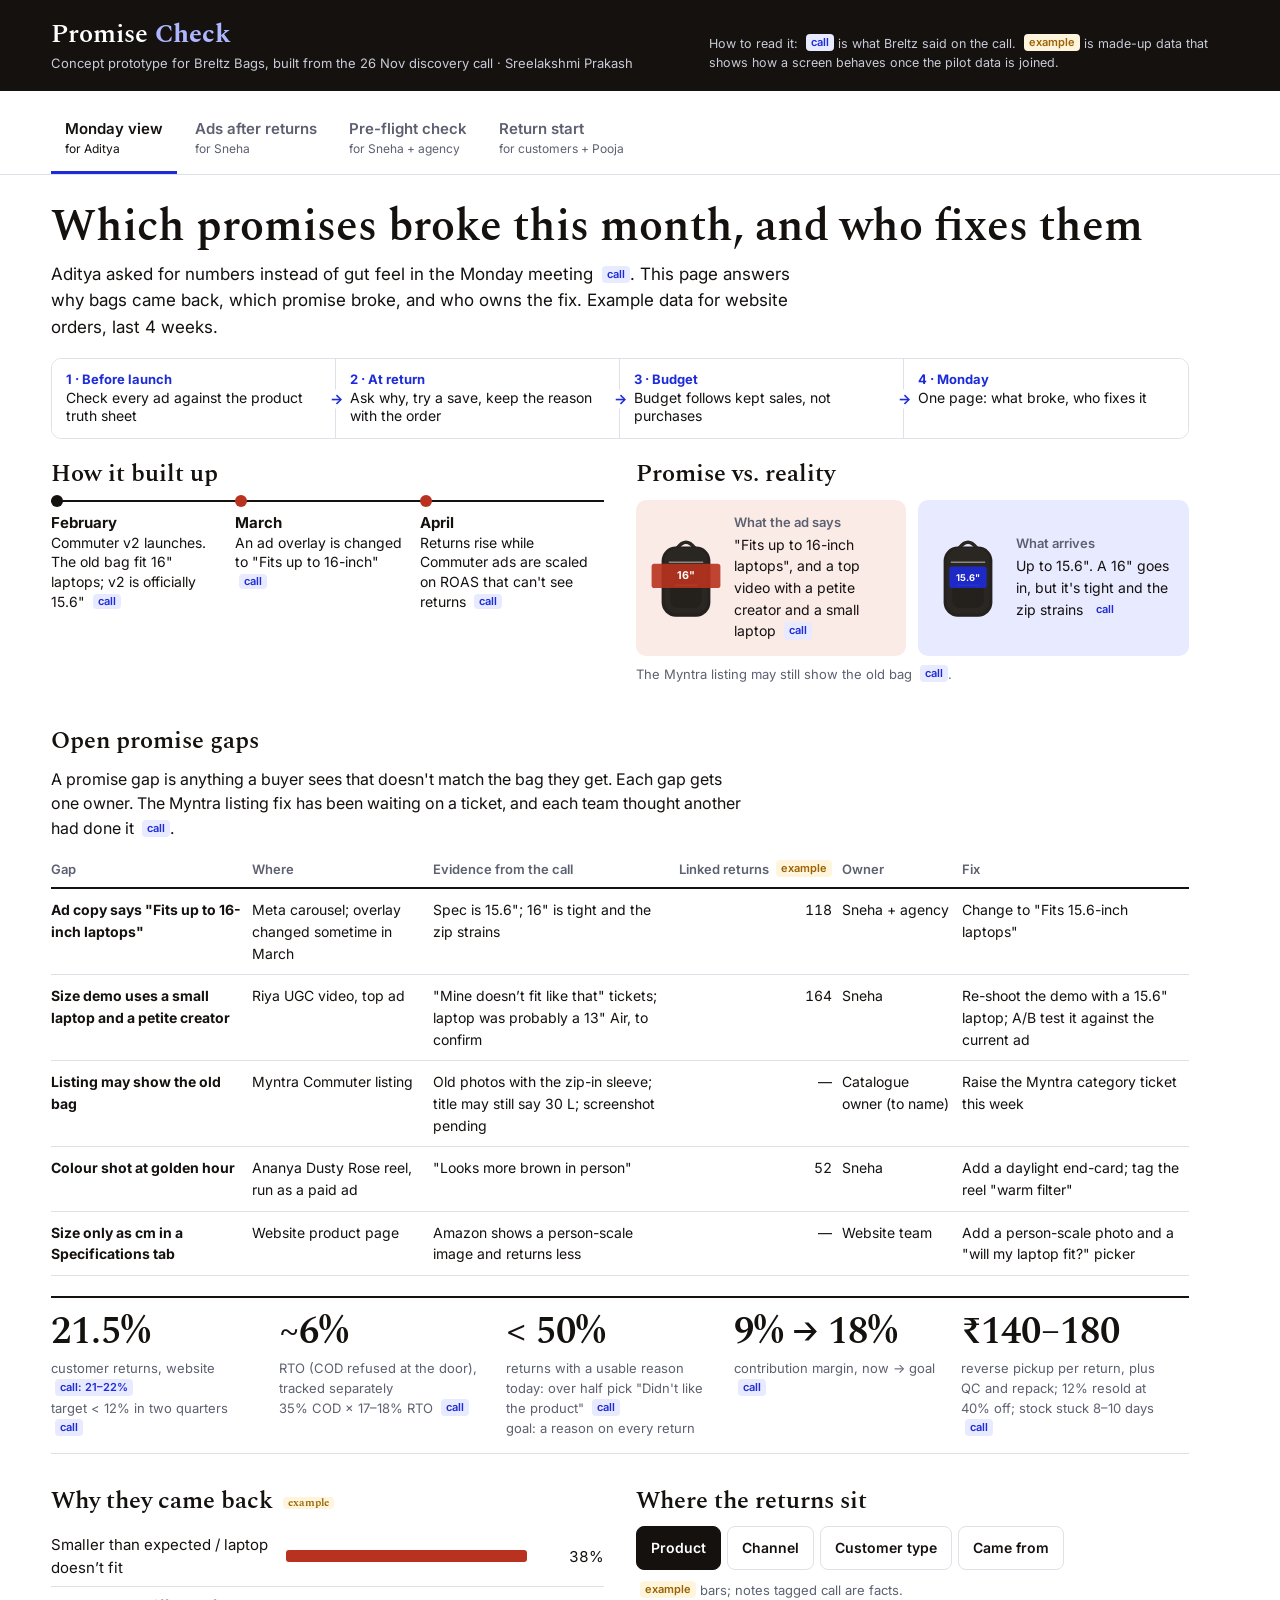
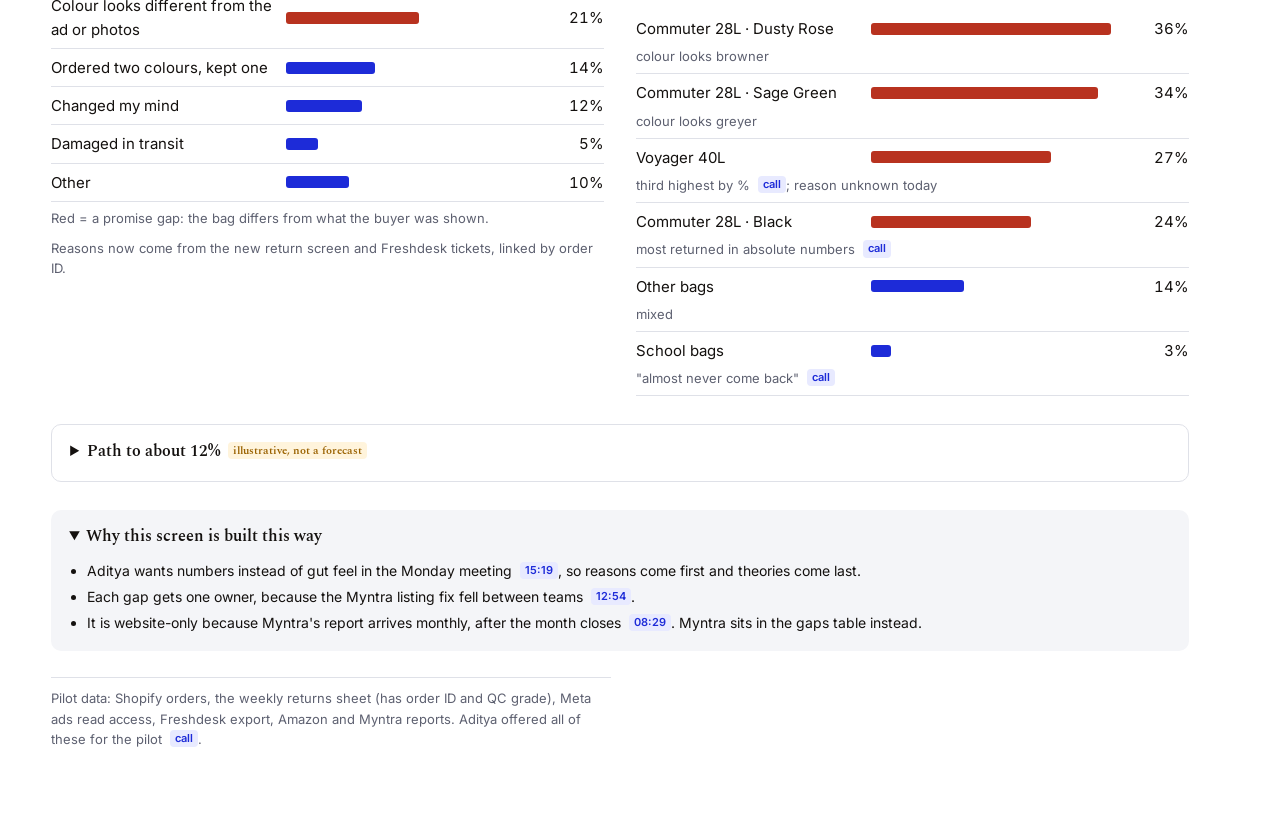
<file: breltz-promise-check/index.html>
<!DOCTYPE html>
<html lang="en">
<head>
<meta charset="utf-8">
<meta name="viewport" content="width=device-width, initial-scale=1">
<meta name="robots" content="noindex">
<title>Promise Check · Breltz pilot</title>
<link rel="preconnect" href="https://fonts.googleapis.com">
<link rel="stylesheet" href="https://fonts.googleapis.com/css2?family=Inter:wght@400;500;600;700&family=Spectral:wght@500;600&display=swap">
<style>
:root{color-scheme:light dark;
--bg:light-dark(#ffffff,#0d0e18);--panel:light-dark(#f4f5f8,#161827);--ink:light-dark(#14110f,#ecebf3);
--mute:light-dark(#5d6070,#a2a5b8);--line:light-dark(#dfe1e8,#2a2d42);--blue:light-dark(#1d2bd8,#8d97ff);
--blue-soft:light-dark(#e8eaff,#20244a);--red:light-dark(#b8321f,#ff8a73);--red-soft:light-dark(#fbebe7,#3a1c17);
--green:light-dark(#1f7a4d,#6fd3a0);--amber:light-dark(#9a6200,#f2c062);--amber-soft:light-dark(#fff4dc,#3a2e12)}
:root[data-theme=light]{color-scheme:light}:root[data-theme=dark]{color-scheme:dark}
*{box-sizing:border-box;min-width:0}
body{margin:0;background:var(--bg);color:var(--ink);font:16px/1.55 Inter,system-ui,sans-serif;overflow-x:clip}
h1,h2,h3{font-family:Spectral,Georgia,serif;font-weight:600;line-height:1.1;text-wrap:balance;margin:0}
h1{font-size:clamp(30px,4vw,44px)}h2{font-size:24px;margin:34px 0 12px}h3{font-size:19px;margin:0 0 6px}
p{margin:0 0 10px;max-width:70ch}small,.mute{color:var(--mute);font-size:13px}
.top{display:flex;flex-wrap:wrap;gap:10px 24px;align-items:baseline;justify-content:space-between;padding:18px max(4vw,16px) 0}
.brand{font:600 20px Spectral,serif}.brand b{color:var(--blue)}
.note{font-size:13px;color:var(--mute);max-width:none}
.ex{display:inline-block;font-size:11px;font-weight:600;color:var(--amber);background:var(--amber-soft);border-radius:4px;padding:0 5px;margin-left:4px;vertical-align:2px;white-space:nowrap}
.call{display:inline-block;font-size:11px;font-weight:600;color:var(--blue);background:var(--blue-soft);border-radius:4px;padding:0 5px;margin-left:4px;vertical-align:2px;white-space:nowrap}
nav{display:flex;gap:4px;overflow-x:auto;padding:14px max(4vw,16px) 0;border-bottom:1px solid var(--line);position:sticky;top:0;background:var(--bg);z-index:5}
nav a{flex:none;padding:12px 14px;color:var(--mute);text-decoration:none;font-weight:600;font-size:15px;border-bottom:3px solid transparent;min-height:44px}
nav a[aria-current=page]{color:var(--ink);border-color:var(--blue)}
nav a span{font-weight:400;font-size:12px;display:block}
main{padding:28px max(4vw,16px) 64px;max-width:1240px}
.view{display:none}.view.on{display:block}
.lede{font-size:17px;margin-top:10px}
.banner{margin:22px 0;padding:16px 18px;border-left:4px solid var(--red);background:var(--red-soft);border-radius:0 8px 8px 0}
.banner b{color:var(--red)}
.figs{display:grid;grid-template-columns:repeat(auto-fit,minmax(200px,1fr));border-top:2px solid var(--ink);margin-top:20px}
.figs div{padding:14px 16px 14px 0;border-bottom:1px solid var(--line)}
.figs strong{display:block;font:600 clamp(28px,3.4vw,38px)/1.1 Spectral,serif}
.figs small{display:block;margin-top:4px}
.grid2{display:grid;grid-template-columns:minmax(0,1fr) minmax(0,1fr);gap:32px}
.g-pf{grid-template-columns:minmax(0,.8fr) minmax(0,1.2fr)}.g-ret{grid-template-columns:340px minmax(0,1fr)}
@media(max-width:860px){.grid2,.g-pf,.g-ret{grid-template-columns:minmax(0,1fr)}}
.bar{display:grid;grid-template-columns:minmax(120px,15em) minmax(0,1fr) 4.5em;gap:10px;align-items:center;padding:7px 0;border-bottom:1px solid var(--line);font-size:15px}
.bar i{display:block;height:12px;border-radius:3px;background:var(--blue)}
.bar i.r{background:var(--red)}.bar em{font-style:normal;text-align:right;font-variant-numeric:tabular-nums;white-space:nowrap}
.bar .sub{grid-column:1/-1;font-size:13px;color:var(--mute);margin-top:-4px}
.seg{display:flex;flex-wrap:wrap;gap:6px;margin:6px 0 10px}
button{font:600 14px Inter,sans-serif;min-height:44px;padding:0 14px;border-radius:8px;border:1px solid var(--line);background:var(--bg);color:var(--ink);cursor:pointer}
button:focus-visible,a:focus-visible,input:focus-visible{outline:3px solid var(--blue);outline-offset:2px}
button[aria-pressed=true]{background:var(--ink);color:var(--bg);border-color:var(--ink)}
button.pri{background:var(--blue);color:#fff;border-color:var(--blue)}
table{width:100%;border-collapse:collapse;font-size:14px}
th{text-align:left;font-weight:600;color:var(--mute);font-size:13px;padding:8px 10px 8px 0;border-bottom:2px solid var(--ink)}
td{padding:10px 10px 10px 0;border-bottom:1px solid var(--line);vertical-align:top}
td.n,th.n{text-align:right;font-variant-numeric:tabular-nums;white-space:nowrap}
.tag{display:inline-block;font-size:12px;font-weight:600;border-radius:4px;padding:1px 7px;margin:2px 4px 2px 0;white-space:nowrap}
.t-red{background:var(--red-soft);color:var(--red)}.t-amb{background:var(--amber-soft);color:var(--amber)}.t-ok{background:var(--blue-soft);color:var(--blue)}
.pair{display:grid;gap:3px;min-width:120px}.pair i{display:block;height:8px;border-radius:2px;background:var(--line)}.pair i.k{background:var(--blue)}
.box{background:var(--panel);border-radius:10px;padding:18px}
.calc{display:grid;grid-template-columns:repeat(auto-fit,minmax(150px,1fr));gap:12px;margin:12px 0}
label{font-size:13px;color:var(--mute);display:grid;gap:4px}
input[type=number]{font:16px Inter,sans-serif;padding:10px;border:1px solid var(--line);border-radius:8px;background:var(--bg);color:var(--ink);min-height:44px}
.out{font:600 22px Spectral,serif}
.drafts{display:grid;gap:8px}
.drafts button{text-align:left;padding:12px;height:auto;font-weight:500;line-height:1.35}
.drafts button[aria-pressed=true] small{color:inherit;opacity:.8}
.ad{border:1px solid var(--line);border-radius:12px;overflow:hidden}
.ad .img{height:170px;display:grid;place-items:center;font:600 22px Spectral,serif;text-align:center;padding:16px;color:#fff}
.ad .cap{padding:10px 12px;font-size:14px}
.check{display:grid;grid-template-columns:5.5em minmax(0,1fr);gap:10px;padding:10px 0;border-bottom:1px solid var(--line);font-size:14px}
.verdict{margin-top:12px;padding:12px;border-radius:8px;font-weight:600}
.fig{position:relative;min-height:190px}.fig>svg{position:absolute;inset:0;width:100%;height:100%}
.phone{width:min(340px,100%);border:10px solid var(--ink);border-radius:32px;padding:20px 16px;min-height:560px;background:var(--bg)}
.phone h3{font-size:20px}.phone .opt{display:block;width:100%;text-align:left;margin:8px 0;font-weight:500}
.phone .ok{background:var(--blue-soft);border-radius:10px;padding:12px;font-size:14px;margin:10px 0}
.rec{font-size:14px}.rec div{display:grid;grid-template-columns:8em minmax(0,1fr);gap:8px;padding:7px 0;border-bottom:1px solid var(--line)}
.rec span{color:var(--mute)}
.src{margin-top:26px;font-size:13px;color:var(--mute);border-top:1px solid var(--line);padding-top:10px}
pre,.scroll{overflow-x:auto}
@media(max-width:600px){table{font-size:13px}.stack thead{display:none}.stack tr{display:grid;padding-block:10px;border-bottom:1px solid var(--line)}.stack td{display:flow-root;border:0;padding:3px 0;padding-inline-start:8em;text-align:start}.stack td::before{content:attr(data-l);float:inline-start;width:7.5em;margin-inline-start:-8em;white-space:normal;color:var(--mute);font-size:12px}.stack td:empty{display:none}.stack td.n{text-align:start}.bar{grid-template-columns:minmax(0,1fr) 4em}.bar i{grid-column:1/-1;grid-row:2}}
@media(prefers-reduced-motion:no-preference){.bar i,.pair i{transition:width .5s ease}}
.band{background:var(--ink-band);color:#fff;padding:20px max(4vw,16px) 18px;display:flex;flex-wrap:wrap;gap:10px 28px;align-items:flex-end;justify-content:space-between}
:root{--ink-band:#14110f}
.band .brand{font:600 26px/1.1 Spectral,serif;color:#fff}.band .brand b{color:#aeb6ff}
.band .sub{font-size:13px;color:#c9cbd6;margin-top:4px}
.band .legend{font-size:12.5px;color:#c9cbd6;max-width:520px}
.loopstrip{display:grid;grid-template-columns:repeat(4,minmax(0,1fr));gap:0;margin:18px 0 6px;border:1px solid var(--line);border-radius:10px;overflow:hidden}
.loopstrip a{padding:12px 14px;text-decoration:none;color:var(--ink);border-right:1px solid var(--line);font-size:14px;line-height:1.35;background:var(--bg);position:relative}
.loopstrip a:last-child{border-right:0}
.loopstrip a b{display:block;color:var(--blue);font-size:13px}
.loopstrip a:not(:last-child)::after{content:"→";position:absolute;right:-8px;top:50%;transform:translateY(-50%);background:var(--bg);color:var(--blue);font-weight:700;z-index:1}
@media(max-width:700px){.loopstrip{grid-template-columns:minmax(0,1fr) minmax(0,1fr)}.loopstrip a::after{display:none}}
.tl2{display:grid;grid-template-columns:repeat(3,minmax(0,1fr));border-top:2px solid var(--ink);margin-top:6px}
.tl2 div{padding:10px 10px 0 0;position:relative;font-size:14px;line-height:1.4}
.tl2 div::before{content:"";position:absolute;top:-7px;left:0;width:12px;height:12px;border-radius:50%;background:var(--ink)}
.tl2 div.bad::before{background:var(--red)}
.tl2 b{display:block;font-size:15px}
.pvr{display:grid;grid-template-columns:minmax(0,1fr) minmax(0,1fr);gap:12px}
.pvr>div{border-radius:10px;padding:14px;display:grid;grid-template-columns:72px minmax(0,1fr);gap:12px;align-items:center}
.pvr .said{background:var(--red-soft)}.pvr .ships{background:var(--blue-soft)}
.pvr h4{margin:0 0 4px;font:600 13px Inter,sans-serif;color:var(--mute)}
.pvr p{margin:0;font-size:14px}
.pvr svg{width:72px;height:86px}
@media(max-width:600px){.pvr{grid-template-columns:minmax(0,1fr)}}
.why{margin-top:28px;background:var(--panel);border-radius:10px;padding:14px 18px;font-size:14px}
.why summary{font:600 16px Spectral,serif;cursor:pointer;min-height:28px}
.why ul{margin:8px 0 0;padding-left:18px}.why li{margin:4px 0}
.ig{border:1px solid var(--line);border-radius:14px;overflow:hidden;max-width:380px;background:var(--bg)}
.ighead{display:flex;align-items:center;gap:8px;padding:8px 10px;font-size:13px}
.ighead .av{width:28px;height:28px;border-radius:50%;background:var(--ink);color:var(--bg);display:grid;place-items:center;font:600 13px Spectral,serif}
.ighead small{color:var(--mute);margin-left:auto}
.igimg{position:relative;aspect-ratio:1/1;overflow:hidden}
.igimg svg{position:absolute;inset:0;width:100%;height:100%}
.igcap{padding:8px 10px 0;font-size:13px}
.igcta{margin:8px 10px 10px;padding:8px 10px;border-radius:8px;background:var(--panel);font-weight:600;font-size:13px;display:flex;justify-content:space-between}
.pfgrid{display:grid;grid-template-columns:minmax(0,300px) minmax(0,1fr);gap:18px;align-items:start}
@media(max-width:1000px){.pfgrid{grid-template-columns:minmax(0,1fr)}}
.g-pf{grid-template-columns:minmax(0,.7fr) minmax(0,1.3fr)}
.check{grid-template-columns:4.6em minmax(0,1fr)}
.tip{display:flex;gap:10px;align-items:center;background:var(--blue-soft);border-radius:10px;padding:10px;margin:10px 0;font-size:14px}.tip svg{width:86px;height:96px;flex:none}
.check .tag{align-self:start}
.box.calcbox{grid-column:1/-1}
@media(max-width:860px){.g-pf,.g-ret{grid-template-columns:minmax(0,1fr)}}
.phone .opt.pri{background:var(--blue);color:#fff;border-color:var(--blue)}
.thumb{width:40px;height:40px;border-radius:8px;flex:none;overflow:hidden}
.thumb svg{width:100%;height:100%}
.adn{display:flex;gap:10px;align-items:flex-start}
.ordercard{display:flex;gap:10px;align-items:center;background:var(--panel);border-radius:10px;padding:8px;margin:8px 0 4px;font-size:13px}
.ordercard svg{width:34px;height:40px}
</style>
<script>new MutationObserver(()=>{for(const c of document.querySelectorAll('.stack td:not([data-l])')){let i=0,p=c;while(p=p.previousElementSibling)i+=p.colSpan;c.dataset.l=c.closest('table').rows[0].cells[i]?.textContent||''}}).observe(document,{childList:true,subtree:true})</script>
</head>
<body>
<svg width="0" height="0" style="position:absolute" aria-hidden="true"><defs>
<symbol id="bag" viewBox="0 0 100 120"><path d="M38 18 Q50 2 62 18" fill="none" stroke="currentColor" stroke-width="5" stroke-linecap="round"/><rect x="16" y="16" width="68" height="98" rx="20" fill="currentColor"/><rect x="16" y="16" width="68" height="98" rx="20" fill="#000" opacity=".12"/><rect x="20" y="18" width="60" height="92" rx="18" fill="currentColor"/><path d="M26 38 H74" stroke="#fff" stroke-opacity=".45" stroke-width="2"/><rect x="28" y="62" width="44" height="40" rx="11" fill="#000" opacity=".14"/><path d="M34 70 H66" stroke="#fff" stroke-opacity=".4" stroke-width="2"/></symbol>
</defs></svg>
<header class="band">
  <div><div class="brand">Promise <b>Check</b></div>
  <div class="sub">Concept prototype for Breltz Bags, built from the 26 Nov discovery call · Sreelakshmi Prakash</div></div>
  <div class="legend">How to read it: <span class="call">call</span> is what Breltz said on the call. <span class="ex">example</span> is made-up data that shows how a screen behaves once the pilot data is joined.</div>
</header>
<nav aria-label="Screens">
  <a href="#monday">Monday view<span>for Aditya</span></a>
  <a href="#ads">Ads after returns<span>for Sneha</span></a>
  <a href="#preflight">Pre-flight check<span>for Sneha + agency</span></a>
  <a href="#return">Return start<span>for customers + Pooja</span></a>
</nav>
<main>

<section class="view" id="v-monday">
  <h1>Which promises broke this month, and who fixes them</h1>
  <p class="lede">Aditya asked for numbers instead of gut feel in the Monday meeting <span class="call">call</span>. This page answers why bags came back, which promise broke, and who owns the fix. Example data for website orders, last 4 weeks.</p>
  <div class="loopstrip" aria-label="How the four screens connect">
    <a href="#preflight"><b>1 · Before launch</b>Check every ad against the product truth sheet</a>
    <a href="#return"><b>2 · At return</b>Ask why, try a save, keep the reason with the order</a>
    <a href="#ads"><b>3 · Budget</b>Budget follows kept sales, not purchases</a>
    <a href="#monday"><b>4 · Monday</b>One page: what broke, who fixes it</a>
  </div>
  <div class="grid2" style="margin-top:22px;align-items:start">
    <div>
      <h2 style="margin-top:0">How it built up</h2>
      <div class="tl2">
        <div><b>February</b>Commuter v2 launches. The old bag fit 16" laptops; v2 is officially 15.6" <span class="call">call</span></div>
        <div class="bad"><b>March</b>An ad overlay is changed to "Fits up to 16-inch" <span class="call">call</span></div>
        <div class="bad"><b>April</b>Returns rise while Commuter ads are scaled on ROAS that can't see returns <span class="call">call</span></div>
      </div>
    </div>
    <div>
      <h2 style="margin-top:0">Promise vs. reality</h2>
      <div class="pvr">
        <div class="said"><svg viewBox="0 0 100 120" style="color:#2a2622"><use href="#bag"/><rect x="2" y="40" width="96" height="34" rx="4" fill="#b8321f" opacity=".9"/><text x="50" y="62" text-anchor="middle" fill="#fff" font-size="15" font-weight="700" font-family="Inter">16"</text></svg><div><h4>What the ad says</h4><p>"Fits up to 16-inch laptops", and a top video with a petite creator and a small laptop <span class="call">call</span></p></div></div>
        <div class="ships"><svg viewBox="0 0 100 120" style="color:#2a2622"><use href="#bag"/><rect x="24" y="44" width="52" height="30" rx="4" fill="#1d2bd8" opacity=".9"/><text x="50" y="64" text-anchor="middle" fill="#fff" font-size="13" font-weight="700" font-family="Inter">15.6"</text></svg><div><h4>What arrives</h4><p>Up to 15.6". A 16" goes in, but it's tight and the zip strains <span class="call">call</span></p></div></div>
      </div>
      <p class="mute" style="margin-top:8px">The Myntra listing may still show the old bag <span class="call">call</span>.</p>
    </div>
  </div>
  <h2>Open promise gaps</h2>
  <p>A promise gap is anything a buyer sees that doesn't match the bag they get. Each gap gets one owner. The Myntra listing fix has been waiting on a ticket, and each team thought another had done it <span class="call">call</span>.</p>
  <table class="stack"><thead><tr><th>Gap</th><th>Where</th><th>Evidence from the call</th><th class="n">Linked returns <span class="ex">example</span></th><th>Owner</th><th>Fix</th></tr></thead><tbody id="gaps"></tbody></table>
  <div class="figs">
    <div><strong>21.5%</strong><small>customer returns, website <span class="call">call: 21–22%</span><br>target &lt; 12% in two quarters <span class="call">call</span></small></div>
    <div><strong>~6%</strong><small>RTO (COD refused at the door), tracked separately<br>35% COD × 17–18% RTO <span class="call">call</span></small></div>
    <div><strong>&lt; 50%</strong><small>returns with a usable reason today: over half pick "Didn't like the product" <span class="call">call</span><br>goal: a reason on every return</small></div>
    <div><strong>9% → 18%</strong><small>contribution margin, now → goal <span class="call">call</span></small></div>
    <div><strong>₹140–180</strong><small>reverse pickup per return, plus QC and repack; 12% resold at 40% off; stock stuck 8–10 days <span class="call">call</span></small></div>
  </div>
  <div class="grid2">
    <div>
      <h2>Why they came back <span class="ex">example</span></h2>
      <div id="reasons"></div>
      <p class="mute" style="margin-top:8px">Reasons now come from the new return screen and Freshdesk tickets, linked by order ID.</p>
    </div>
    <div>
      <h2>Where the returns sit</h2>
      <div class="seg" role="group" aria-label="Break down by" id="cut"></div>
      <div id="cutrows"></div>
    </div>
  </div>
  <details class="why" style="background:var(--bg);border:1px solid var(--line)"><summary>Path to about 12% <span class="ex">illustrative, not a forecast</span></summary>
  <p>The Commuter is about 30% of website revenue <span class="call">call</span>, so the loop has to cover every bag. Each step is a guess today, and together they still fall short of 12%. The 6-week pilot measures the first one, the size and fit fix. The rest are measured over two quarters. The last half point is still unexplained, and Voyager 40L is where I'd look first <span class="call">call</span>.</p>
  <div id="path"></div>
  <p class="mute" style="margin-top:8px">What's at stake, rough: the margin gap is (18% − 9%) × ₹38 Cr ≈ <b>₹3.4 Cr a year</b> <span class="call">call</span>. Website sales are 55% × ₹38 Cr ≈ ₹21 Cr <span class="call">call</span>. Going from 21.5% to 12% returns keeps roughly <b>₹2 Cr a year</b> of sales from coming back, before the pickup and QC cost on each one. This assumes ₹38 Cr is before returns. A full margin bridge needs order value and product cost, which is a week 1 ask.</p>
  </details>
  <details class="why" open><summary>Why this screen is built this way</summary><ul>
    <li>Aditya wants numbers instead of gut feel in the Monday meeting <span class="call">15:19</span>, so reasons come first and theories come last.</li>
    <li>Each gap gets one owner, because the Myntra listing fix fell between teams <span class="call">12:54</span>.</li>
    <li>It is website-only because Myntra's report arrives monthly, after the month closes <span class="call">08:29</span>. Myntra sits in the gaps table instead.</li>
  </ul></details>
  <p class="src">Pilot data: Shopify orders, the weekly returns sheet (has order ID and QC grade), Meta ads read access, Freshdesk export, Amazon and Myntra reports. Aditya offered all of these for the pilot <span class="call">call</span>.</p>
</section>

<section class="view" id="v-ads">
  <h1>Which ads still pay once the returns are counted</h1>
  <p class="lede">The current rule scales ads above 3x Meta-reported ROAS and kills them below 1.8x for a week <span class="call">call</span>. Meta only sees the purchase, never the return <span class="call">call</span>. This view puts both numbers side by side.</p>
  <div class="banner" style="border-color:var(--blue);background:var(--blue-soft)"><b style="color:var(--blue)">Coverage:</b> today about 40% of orders have a source <span class="call">call</span>, and order IDs don't exist in Meta <span class="call">call</span>. From day 1, every ad gets an ad-ID URL tag and creators get separate paid codes. The table below is the week-4 view <span class="ex">example</span>. While matches are few, read it by claim group, not by single ad.</div>
  <div class="seg" role="group" aria-label="View" id="sort"></div>
  <table class="stack"><thead><tr><th>Ad or claim group <span class="ex">example</span></th><th>Reported vs kept ROAS</th><th class="n">Reported</th><th class="n">Kept</th><th class="n">Returned</th><th class="n">Matched orders</th><th>Top return reason</th><th>Suggested action</th></tr></thead><tbody id="adrows"></tbody></table>
  <p class="mute" style="margin-top:8px">Kept ROAS = Meta-reported ROAS × the share of matched orders not returned by the customer. RTO is tracked separately. Matched orders are a subset, so treat this as a proxy. Reverse pickup (₹140–180 <span class="call">call</span>) and QC are not yet subtracted. A full contribution view needs order value and product cost.</p>
  <div class="grid2" style="margin-top:28px">
    <div class="box">
      <h3>New rule, same spend <span class="ex">proposed starting values</span></h3>
      <p>Aditya said "spend less on ads" is not an answer <span class="call">call</span>. So the budget stays the same and moves to ads whose bags stay sold.</p>
      <table><tbody>
        <tr><td>Scale</td><td>kept ROAS ≥ 2.3x (old bar of 3x, minus the ~22% returned)</td></tr>
        <tr><td>Pause</td><td>kept ROAS &lt; 1.4x (old bar of 1.8x, same adjustment)</td></tr>
        <tr><td>On hold</td><td>An ad with a broken promise is not scaled until it is fixed, whatever its ROAS. It keeps running.</td></tr>
        <tr><td>Too new to judge</td><td>Orders are under 14 days old, so returns aren't in yet. Until then, use the ad's pre-flight result.</td></tr>
        <tr><td>Later</td><td>Share kept-order value with Meta. This needs write access (Breltz offered read access <span class="call">call</span>), and Sneha isn't sure it helps <span class="call">call</span>. Test it after the pilot.</td></tr>
      </tbody></table>
    </div>
    <div class="box">
      <h3>Agent log this week <span class="ex">example</span></h3>
      <p>During the pilot, Breltz gives read access only <span class="call">call</span>. So the agent prepares each change, and Sneha applies it in Ads Manager. After the pilot, if Sneha agrees to ad-management access, moves under a proposed 20%-of-daily-budget cap can run on their own. Pausing a top ad always needs Sneha.</p>
      <div id="log"></div>
    </div>
    <div class="box calcbox">
      <h3>When does a high-ROAS ad lose?</h3>
      <p>Change the numbers to see when the "best" ad stops being best.</p>
      <div class="calc">
        <label>Ad A reported ROAS<input type="number" id="ar" value="5" step="0.1" min="0"></label>
        <label>Ad A returned %<input type="number" id="ap" value="41" step="1" min="0" max="100"></label>
        <label>Ad B reported ROAS<input type="number" id="br" value="3" step="0.1" min="0"></label>
        <label>Ad B returned %<input type="number" id="bp" value="10" step="1" min="0" max="100"></label>
      </div>
      <div class="out" id="calcout"></div>
      <p class="mute" id="calcnote"></p>
    </div>
  </div>
  <details class="why" open><summary>Why this screen is built this way</summary><ul>
    <li>It keeps Sneha's ROAS column and adds kept ROAS beside it. Her dashboard "is correct for what it measures" <span class="call">09:35</span>; it just can't see returns.</li>
    <li>It reads by claim group first, because only ~40% of orders have a source today <span class="call">08:48</span>. Single-ad numbers would be noise.</li>
    <li>The agent prepares changes and Sneha applies them in Ads Manager. It isn't autopilot, because Breltz offered read access <span class="call">16:52</span>.</li>
  </ul></details>
</section>

<section class="view" id="v-preflight">
  <h1>Check every promise before it goes live</h1>
  <p class="lede">New creatives come every week. The agency proposes, Sneha approves on a WhatsApp group, and product doesn't check the copy <span class="call">call</span>. Here the agency uploads drafts instead. Text claims are checked automatically against a product truth sheet. Scale and colour come from a 4-question checklist the agency fills in. Image checks can come later.</p>
  <div class="grid2 g-pf">
    <div>
      <h2 style="margin-top:12px">This week's drafts <span class="ex">example</span></h2>
      <div class="drafts" id="drafts"></div>
      <div class="box" style="margin-top:18px">
        <h3>Product truth · Commuter 28L v2</h3>
        <p style="font-size:14px">Laptop: up to <b>15.6"</b>. A 16" laptop "goes in, but it's tight, the zip strains" <span class="call">call</span>. Built-in padded compartment. Volume 28 L. Colours: Black, Sage Green, Dusty Rose. Daylight swatch photos: to shoot in week 1.</p>
        <div class="seg" role="group" aria-label="Laptop size" id="lap" style="gap:4px"></div>
        <div class="fig" id="fitfig"><svg id="fitsvg" role="img" aria-label="Laptop fit in the Commuter 28L compartment"></svg></div>
        <p class="mute">When this sheet changes, every live ad and listing is checked again. With this in place, a spec change like February's would be caught.</p>
      </div>
    </div>
    <div>
      <h2 style="margin-top:12px">Draft preview and checks</h2>
      <div class="pfgrid">
      <div class="ig"><div class="ighead"><span class="av">B</span><b>breltz.bags</b><small>Sponsored · draft</small></div><div class="igimg" id="adimg"></div><div class="igcap" id="adcap"></div><div class="igcta"><span>Shop now</span><span>›</span></div></div>
      <div>
      <div id="checks"></div>
      <div id="verdict"></div>
      <div class="seg" style="margin-top:12px">
        <button class="pri" id="sendback">Send back to agency</button>
        <button id="approve">Approve</button>
      </div>
      <p class="mute" id="actmsg" aria-live="polite"></p>
      </div>
      </div>
    </div>
  </div>
  <details class="why" open><summary>Why this screen is built this way</summary><ul>
    <li>It fixes the promise where it's made, before money is spent. Today copy goes from the agency to Sneha on WhatsApp, with no product check <span class="call">16:25</span>.</li>
    <li>Text claims are checked automatically. Scale and colour start as a 4-question checklist, which is a realistic scope for six weeks.</li>
    <li>The product team owns the truth sheet, so a spec change like February's re-checks every live ad.</li>
  </ul></details>
</section>

<section class="view" id="v-return">
  <h1>Ask why at the moment of return, and save it if we can</h1>
  <p class="lede">Pooja said that sometimes the laptop does fit and buyers "haven't used the right compartment" <span class="call">call</span>. This step sits inside the Shopify returns app, before pickup. Unicommerce still processes the return. It asks the reason in plain words, tries a fix, and saves the answer with the order. Tip wording and photos are placeholders for Pooja and Farhan to confirm. If the returns app can't be customised, the same steps run on a short page linked from the return email.</p>
  <div class="grid2 g-ret">
    <div class="phone" id="phone" aria-live="polite"></div>
    <div>
      <h2 style="margin-top:0">What Pooja's team and this pilot see</h2>
      <div class="rec" id="rec"></div>
      <p class="mute" style="margin-top:12px">Today a return can sit in up to three places: the Shopify returns app, Freshdesk and a Google Sheet <span class="call">call</span>. Here it becomes one record with the order ID, so no one has to remember to paste it.</p>
      <button id="restart" style="margin-top:8px">Start again</button>
    </div>
  </div>
  <details class="why" open><summary>Why this screen is built this way</summary><ul>
    <li>Pooja wants to catch a misunderstanding before the return <span class="call">15:57</span>, and today's dropdown is useless <span class="call">05:14</span>.</li>
    <li>The reason is saved with the order ID automatically, because people forget to paste it into tickets <span class="call">05:51</span>.</li>
    <li>It offers a swap before a refund. That keeps the sale and avoids the ₹140–180 pickup <span class="call">07:27</span>.</li>
  </ul></details>
</section>
</main>

<script>
{
const $=id=>document.getElementById(id);
const pct=v=>Math.round(v)+'%';
const CALL='<span class="call">call</span>';

/* ---------- Monday view ---------- */
const reasons=[['Smaller than expected / laptop doesn’t fit',38,1],['Colour looks different from the ad or photos',21,1],['Ordered two colours, kept one',14,0],['Changed my mind',12,0],['Damaged in transit',5,0],['Other',10,0]];
$('reasons').innerHTML=reasons.map(r=>`<div class="bar"><span>${r[0]}</span><i class="${r[2]?'r':''}" style="width:${r[1]/38*100}%"></i><em>${r[1]}%</em></div>`).join('')+'<p class="mute" style="margin-top:6px">Red = a promise gap: the bag differs from what the buyer was shown.</p>';

const EX='<span class="ex">example</span>';
const cuts={
 'Product':[['Commuter 28L · Dusty Rose',36,'colour looks browner'],['Commuter 28L · Sage Green',34,'colour looks greyer'],['Voyager 40L',27,'third highest by % '+CALL+'; reason unknown today'],['Commuter 28L · Black',24,'most returned in absolute numbers '+CALL],['Other bags',14,'mixed'],['School bags',3,'"almost never come back" '+CALL]],
 'Channel':[['Myntra',31,'monthly report only; listing may still show the old bag '+CALL],['Website',21.5,'this page '+CALL],['Amazon',13.5,'person-scale image, 2,400 reviews '+CALL]],
 'Customer type':[['First-time buyer',26,'new cut from Shopify customer ID'],['Repeat buyer',8,'not tracked today '+CALL]],
 'Came from':[['Creator code (paid)',33,'size and colour'],['Meta ad, ad-ID tag',27,'size'],['Google search',15,'mixed'],['WhatsApp / direct (no tag)',9,'mixed']]};
let cut='Product';
function drawCut(){
 $('cut').innerHTML=Object.keys(cuts).map(k=>`<button aria-pressed="${k===cut}" data-k="${k}">${k}</button>`).join('');
 const rows=cuts[cut],max=Math.max(...rows.map(r=>r[1]));
 $('cutrows').innerHTML=(cut==='Channel'?'<p class="mute">Customer-initiated returns by channel, as said on the call <span class="call">call</span>.</p>':'<p class="mute">'+EX+' bars; notes tagged call are facts.</p>')+rows.map(r=>`<div class="bar"><span>${r[0]}</span><i class="${r[1]>=24?'r':''}" style="width:${r[1]/max*100}%"></i><em>${r[1]}%</em><span class="sub">${r[2]}</span></div>`).join('');
}
$('cut').addEventListener('click',e=>{const b=e.target.closest('button');if(b){cut=b.dataset.k;drawCut()}});
drawCut();

const gaps=[
 ['Ad copy says "Fits up to 16-inch laptops"','Meta carousel; overlay changed sometime in March','Spec is 15.6"; 16" is tight and the zip strains',118,'Sneha + agency','Change to "Fits 15.6-inch laptops"'],
 ['Size demo uses a small laptop and a petite creator','Riya UGC video, top ad','"Mine doesn’t fit like that" tickets; laptop was probably a 13" Air, to confirm',164,'Sneha','Re-shoot the demo with a 15.6" laptop; A/B test it against the current ad'],
 ['Listing may show the old bag','Myntra Commuter listing','Old photos with the zip-in sleeve; title may still say 30 L; screenshot pending','—','Catalogue owner (to name)','Raise the Myntra category ticket this week'],
 ['Colour shot at golden hour','Ananya Dusty Rose reel, run as a paid ad','"Looks more brown in person"',52,'Sneha','Add a daylight end-card; tag the reel "warm filter"'],
 ['Size only as cm in a Specifications tab','Website product page','Amazon shows a person-scale image and returns less',null,'Website team','Add a person-scale photo and a "will my laptop fit?" picker']];
const path=[['Website customer returns today',21.5,0],['Size and laptop-fit claims fixed',-5,1],['Colour shown in daylight in ads',-2,1],['Saves at return start (compartment tip, swaps)',-1,1],['Fewer two-colour orders in sales',-1,1],['If all four hold (two quarters)',12.5,0]];
$('path').innerHTML=path.map(p=>`<div class="bar"><span>${p[0]}</span><i class="${p[1]<0?'':p[0].startsWith('If all')?'':'r'}" style="width:${Math.abs(p[1])/21.5*100}%;${p[1]<0?'background:var(--green)':''}"></i><em>${p[1]<0?p[1]+(p[1]===-1?' pt':' pts'):p[1]+'%'}</em></div>`).join('');
$('gaps').innerHTML=gaps.map(g=>`<tr><td><b>${g[0]}</b></td><td>${g[1]}</td><td>${g[2]}</td><td class="n">${g[3]==null?'—':g[3]}</td><td>${g[4]}</td><td>${g[5]}</td></tr>`).join('');

/* ---------- Ads view ---------- */
const ads=[
 {n:'Riya · "What’s in my bag" UGC',g:'Size / laptop-fit claim',m:'paid code + tag',o:186,p:'Commuter 28L Black',r:5.0,ret:41,why:'Smaller than in the video',flag:['t-red','Size demo'],act:'Keeps running; scaling on hold until the 15.6" re-shoot, then A/B test'},
 {n:'"Fits up to 16-inch" carousel',g:'Size / laptop-fit claim',m:'tag',o:74,p:'Commuter 28L',r:4.2,ret:38,why:'16" laptop doesn’t fit',flag:['t-red','Claim > spec'],act:'Scaling on hold; swap in 15.6" copy, judge after 14 days'},
 {n:'Ananya · Dusty Rose sunset reel',g:'Filtered colour',m:'paid code + tag',o:58,p:'Commuter 28L Dusty Rose',r:3.6,ret:44,why:'Colour looks brown',flag:['t-amb','Warm filter'],act:'Add daylight end-card, then re-test'},
 {n:'Studio · "Commute ready" video',g:'No claim flagged',m:'tag',o:121,p:'Commuter 28L Black',r:3.1,ret:12,why:'Changed my mind',flag:['t-ok','Passed'],act:'Scale: bags stay sold'},
 {n:'Static catalogue · Daily carry',g:'No claim flagged',m:'tag',o:49,p:'Mixed range',r:2.6,ret:11,why:'Mixed',flag:['t-ok','Passed'],act:'Scale gently'}];
ads.forEach(a=>a.k=+(a.r*(1-a.ret/100)).toFixed(2));
let sortBy='k';
function groups(){const m={};ads.forEach(a=>{const g=m[a.g]||(m[a.g]={n:a.g,p:'claim group',o:0,rs:0,rets:0,why:a.why,flag:a.flag,m:'grouped'});g.o+=a.o;g.rs+=a.r*a.o;g.rets+=a.ret*a.o});
 return Object.values(m).map(g=>{const r=g.rs/g.o,ret=Math.round(g.rets/g.o);return{...g,r,ret,k:+(r*(1-ret/100)).toFixed(2),act:ret>30?'Fix the claim in every ad in this group':'Scale'}})}
function drawAds(){
 $('sort').innerHTML=[['r','By ad: Meta-reported ROAS'],['k','By ad: kept-order ROAS'],['g','By claim group']].map(s=>`<button aria-pressed="${s[0]===sortBy}" data-s="${s[0]}">${s[1]}</button>`).join('');
 const list=sortBy==='g'?groups().sort((a,b)=>b.k-a.k):[...ads].sort((a,b)=>b[sortBy]-a[sortBy]);
 const TH={'Size / laptop-fit claim':['#23263a','#1b1a1f'],'Filtered colour':['#e39a6d','#c99a94'],'No claim flagged':['#e8eaf0','#1b1a1f']};
 $('adrows').innerHTML=list.map(a=>{const t=TH[a.g]||TH['No claim flagged'];return `<tr><td><div class="adn"><span class="thumb" style="background:${t[0]}"><svg viewBox="0 0 100 120" style="color:${t[1]}"><use href="#bag"/></svg></span><div><b>${a.n}</b><br><small>${a.p}</small><br><span class="tag ${a.flag[0]}">${a.flag[1]}</span></div></div></td>
 <td><div class="pair"><i style="width:${a.r/5*100}%"></i><i class="k" style="width:${a.k/5*100}%"></i></div></td>
 <td class="n">${a.r.toFixed(1)}x</td><td class="n"><b>${a.k.toFixed(1)}x</b></td><td class="n">${a.ret}%</td><td class="n">${a.o}<br><small>${a.m}</small></td><td>${a.why}</td><td>${a.act}</td></tr>`}).join('');
}
$('sort').addEventListener('click',e=>{const b=e.target.closest('button');if(b){sortBy=b.dataset.s;drawAds()}});
drawAds();
const log=[
 {t:'Hold scaling on the "Fits up to 16-inch" carousel, because its claim is bigger than the 15.6" spec. Swap in the 15.6" copy.',a:'apply'},
 {t:'Move ₹6,000 a day from the Dusty Rose sunset reel (2.0x kept) to the Studio video (2.7x kept).',a:'apply'},
 {t:'Hold scaling on Riya UGC until the 15.6" re-shoot is ready. It stays live: 3.0x kept still clears the bar. Then A/B test old vs re-shoot.',a:'apply'},
 {t:'Sent the agency the fix list for 3 drafts: change the 16" copy, show a 15.6" laptop, add a daylight end-card.',a:''}];
function drawLog(){$('log').innerHTML=log.map((l,i)=>`<div class="check" style="grid-template-columns:minmax(0,1fr) auto"><span>${l.done?l.t+'<br><b style="color:var(--green)">'+l.done+'</b>':l.t}</span><span>${l.done?'':l.a==='apply'?`<button class="pri" data-i="${i}" data-a="✓ Sent to Sneha as a change to make in Ads Manager">Prepare for Sneha</button>`:''}</span></div>`).join('')}
$('log').addEventListener('click',e=>{const b=e.target.closest('button');if(b){log[+b.dataset.i].done=b.dataset.a;drawLog()}});
drawLog();

function calc(){
 const ar=+$('ar').value||0,ap=Math.min(100,Math.max(0,+$('ap').value||0)),br=+$('br').value||0,bp=Math.min(100,Math.max(0,+$('bp').value||0));
 const ak=ar*(1-ap/100),bk=br*(1-bp/100);
 const be=ar>0?Math.max(0,(1-bk/ar)*100):0;
 $('calcout').textContent=`Kept ROAS: A ${ak.toFixed(2)}x · B ${bk.toFixed(2)}x → ${ak>bk?'A still wins':ak<bk?'B wins':'tie'}`;
 $('calcnote').textContent=ar>0?`A loses to B once more than ${Math.round(be)}% of A's orders come back. Measure the return rate before calling the top ad "the best".`:'';
}
['ar','ap','br','bp'].forEach(id=>$(id).addEventListener('input',calc));calc();

/* ---------- Pre-flight ---------- */
const drafts=[
 {t:'Carousel · "Fits up to 16-inch laptops"',who:'Agency draft, v3',art:'carousel',head:'Fits up to 16-inch laptops',cap:'MacBook going in · Commuter 28L',
  checks:[['bad','Claim vs spec (auto)','"16-inch" is bigger than the 15.6" limit on the truth sheet. Suggested copy: "Fits 15.6-inch laptops".'],['ok','Product version (checklist)','Shows the v2 built-in compartment.'],['ok','Colour (checklist)','Studio light, no filter.'],['warn','Scale (checklist)','No person in frame. Add a person-scale shot like the Amazon listing.']]},
 {t:'UGC · "What’s in my bag" re-cut',who:'Creator: Riya (RIYA15)',art:'ugc',head:'Laptop, lunch box, bottle: all in',cap:'Shot on phone · wide lens · Commuter 28L Black',
  checks:[['bad','Laptop shown (checklist)','Agency answer <span class="ex">example</span>: "13-inch". The video shows a full laptop fit, so show a 15.6" laptop.'],['warn','Scale (checklist)','Wide phone lens and a petite creator. Add an on-screen line with the bag size and laptop limit.'],['ok','Claim vs spec (auto)','No size number in the copy.'],['ok','Colour (checklist)','Black, no filter.']]},
 {t:'Reel · Dusty Rose at sunset',who:'Creator: Ananya (ANANYA15)',art:'reel',head:'Golden hour, Goa',cap:'Partnership ad · Commuter 28L Dusty Rose',
  checks:[['bad','Colour (checklist)','Agency answer <span class="ex">example</span>: "golden hour, warm filter". Add a 2-second daylight end-card next to the studio swatch.'],['ok','Claim vs spec (auto)','No size claim.'],['ok','Product version (checklist)','v2.'],['warn','Return history (auto)','Dusty Rose is one of the highest by return % <span class="call">call</span>. Approve only with the end-card.']]}];
const ART={
 carousel:{bg:'#23263a',bg2:'#4b4f6b',bag:'#1b1a1f',lap:16,person:0,sun:0,mark:[16,240,268,52],tag:'Spec says 15.6"',tx:'r'},
 ugc:{bg:'#d9c6ad',bg2:'#efe2cf',bag:'#1b1a1f',lap:13,person:1,sun:0,mark:[52,34,116,58],tag:'13" laptop: show 15.6"',tx:'l'},
 reel:{bg:'#c9775c',bg2:'#f3b77d',bag:'#c99a94',lap:0,person:0,sun:1,mark:[86,52,128,170],tag:'Warm filter: add daylight shot',tx:'l'}};
function art(k,head){const a=ART[k];const lw=a.lap===16?150:a.lap===13?96:0;
 return `<svg viewBox="0 0 300 300" role="img" aria-label="Draft ad: ${head}"><defs><linearGradient id="g${k}" x1="0" y1="0" x2="0" y2="1"><stop offset="0" stop-color="${a.bg2}"/><stop offset="1" stop-color="${a.bg}"/></linearGradient></defs>
 <rect width="300" height="300" fill="url(#g${k})"/>
 ${a.sun?'<circle cx="230" cy="70" r="34" fill="#ffe0a3" opacity=".9"/><rect width="300" height="300" fill="#ff9a3c" opacity=".18"/>':''}
 ${a.person?'<g fill="#7a6a5c"><circle cx="232" cy="96" r="18"/><rect x="208" y="118" width="48" height="114" rx="22"/></g>':''}

 ${lw?`<rect x="${(a.person?110:150)-lw/2}" y="${a.person?40:44}" width="${lw}" height="${a.person?70:84}" rx="6" fill="#c9ced8" stroke="#8b92a3" stroke-width="2"/><rect x="${(a.person?110:150)-lw/2+6}" y="${a.person?46:50}" width="${lw-12}" height="${a.person?24:30}" rx="3" fill="#aab1bf"/><text x="${a.person?110:150}" y="${a.person?64:71}" text-anchor="middle" font-size="16" font-weight="700" font-family="Inter" fill="#3a3f4d">${a.lap}"</text>`:''}
 <g style="color:${a.bag}" transform="translate(${a.person?40:92},${a.person?64:78}) scale(${a.person?1.4:1.16})"><use href="#bag" width="100" height="120"/></g>
 <rect x="0" y="232" width="300" height="68" fill="#000" opacity=".38"/><text x="150" y="272" text-anchor="middle" fill="#fff" font-size="${head.length>30?15:19}" font-weight="600" font-family="Spectral,serif">${head}</text>
 ${a.mark?`<rect x="${a.mark[0]}" y="${a.mark[1]}" width="${a.mark[2]}" height="${a.mark[3]}" rx="8" fill="none" stroke="#ff4d3a" stroke-width="3" stroke-dasharray="7 4"/>
 <g transform="translate(${a.tx==='r'?300-10-(a.tag.length*7+16):10},${a.mark[1]>100?a.mark[1]-34:10})"><rect width="${a.tag.length*7+16}" height="26" rx="13" fill="#ff4d3a"/><text x="${(a.tag.length*7+16)/2}" y="17.5" text-anchor="middle" fill="#fff" font-size="12.5" font-weight="700" font-family="Inter">${a.tag}</text></g>`:''}</svg>`}
let di=0;
function drawDraft(){
 $('drafts').innerHTML=drafts.map((d,i)=>`<button aria-pressed="${i===di}" data-i="${i}"><b>${d.t}</b><br><small>${d.who}</small></button>`).join('');
 const d=drafts[di];
 $('adimg').innerHTML=art(d.art,d.head);$('adcap').textContent=d.cap;
 const lab={bad:['t-red','Blocks'],warn:['t-amb','Fix'],ok:['t-ok','Pass']};
 $('checks').innerHTML=d.checks.map(c=>`<div class="check"><span class="tag ${lab[c[0]][0]}">${lab[c[0]][1]}</span><span><b>${c[1]}.</b> ${c[2]}</span></div>`).join('');
 const nb=d.checks.filter(c=>c[0]==='bad').length;
 $('verdict').innerHTML=`<div class="verdict" style="background:${nb?'var(--red-soft)':'var(--blue-soft)'};color:${nb?'var(--red)':'var(--blue)'}">${nb?nb+' promise would break: fix before it runs':'Ready to run'}</div>`;
 $('actmsg').textContent='';
}
$('drafts').addEventListener('click',e=>{const b=e.target.closest('button');if(b){di=+b.dataset.i;drawDraft()}});
$('sendback').addEventListener('click',()=>{$('actmsg').textContent='Fix list sent to the agency automatically. The new version comes back here, not to WhatsApp.'});
$('approve').addEventListener('click',()=>{const nb=drafts[di].checks.some(c=>c[0]==='bad');$('actmsg').textContent=nb?'Approved over a block. The decision is logged with Sneha\u2019s name, so returns from this ad can be traced back to it.':'Approved. Its orders will be tracked with an ad-ID URL tag.'});
drawDraft();

let lap='15.6';
const fs=$('fitsvg');
function drawFit(){
 $('lap').innerHTML=['13','15.6','16'].map(s=>`<button aria-pressed="${s===lap}" data-l="${s}">${s}" laptop</button>`).join('');
 const W2=fs.clientWidth||320,H2=fs.clientHeight||220,cx2=W2/2;
 const bagH=H2*0.56,bagW=bagH*100/120,by2=H2*0.34,bx2=cx2-bagW/2;
 const inner=bagW*0.74,lapH=bagH*0.6;
 const lw2=inner*({'13':0.72,'15.6':0.98,'16':1.14}[lap]);const over2=lap==='16';
 const c2=getComputedStyle(document.body);const blue2=c2.getPropertyValue('--blue'),red2=c2.getPropertyValue('--red'),ink2=c2.getPropertyValue('--ink');
 const ly=by2-lapH*0.55;
 fs.innerHTML=`<rect x="${cx2-lw2/2}" y="${ly}" width="${lw2}" height="${lapH}" rx="5" fill="${over2?red2:blue2}"/><rect x="${cx2-lw2/2+5}" y="${ly+5}" width="${lw2-10}" height="${lapH*0.42}" rx="3" fill="#fff" opacity=".18"/>
 <text x="${cx2}" y="${ly+lapH*0.32}" text-anchor="middle" fill="#fff" font-size="14" font-weight="700" font-family="Inter">${lap}"</text>
 <g style="color:#2a2622"><use href="#bag" x="${bx2}" y="${by2-bagH*0.1}" width="${bagW}" height="${bagH*1.1}"/></g>
 ${over2?`<path d="M${cx2-lw2/2-6} ${ly+lapH*0.5} h-12 M${cx2+lw2/2+6} ${ly+lapH*0.5} h12" stroke="${red2}" stroke-width="3" stroke-linecap="round"/>`:''}
 <text x="${cx2}" y="${H2-4}" text-anchor="middle" fill="${over2?red2:ink2}" font-size="13" font-family="Inter">${over2?'Too wide: tight, zip strains (call)':lap==='13'?'Loose: likely what the top ad shows':'Fits: the official limit'}</text>`;
}
$('lap').addEventListener('click',e=>{const b=e.target.closest('button');if(b){lap=b.dataset.l;drawFit()}});
const fro=new ResizeObserver(drawFit);fro.observe(fs);

/* ---------- Return start ---------- */
const rec0={'Order':'#BRZ-10482 · Commuter 28L Black (example)','Came from':'Meta ad · Riya UGC (ad-ID tag; shown only on tagged orders)','Customer':'First-time buyer, prepaid'};
let rec={},step='start';
const steps={
 start:{h:'What’s not right with your Commuter 28L?',o:[['My laptop doesn’t fit','fit'],['It’s smaller than I expected','small'],['The colour looks different','colour'],['I ordered two colours, keeping one','two'],['It arrived damaged','dmg'],['Something else','other']]},
 fit:{h:'Which laptop are you carrying?',o:[['13–14 inch','fitok'],['15.6 inch','fitok'],['16 inch','fit16'],['17 inch or bigger','fit17']],set:{'Reason':'Laptop doesn’t fit'}},
 fitok:{pic:1,h:'It should fit. Try the back compartment',p:'Use the back panel, not the front pocket. It takes 15 seconds.',o:[['It fits now: keep my bag','saved'],['Still doesn’t fit','ret']],set:{'Fix offered':'Compartment tip'}},
 fit16:{pic:1,h:'A 16" laptop goes in, but it’s a tight fit',p:'Close the zip slowly. If it still doesn’t work for you, we can swap it for a bag that fits 16"',o:[['It works now: keep my bag','saved'],['Swap for a roomier bag','swap'],['Continue return','ret']],set:{'Promise gap':'Laptop size: ad vs 15.6" spec'}},
 fit17:{h:'This bag isn’t made for a 17" laptop',p:'We can swap it for a roomier bag, or you can return it.',o:[['Swap for a roomier bag','swap'],['Continue return','ret']],set:{'Promise gap':'Laptop size: ad vs 15.6" spec'}},
 small:{h:'Where did you see the bag before buying?',o:[['Instagram video or reel','smallv'],['Product photos','ret'],['Somewhere else','ret']],set:{'Reason':'Smaller than expected'}},
 smallv:{h:'Thanks, that helps us fix our videos',p:'[Photo: the bag worn by people of different heights, for scale]',o:[['Keep it after all','saved'],['Continue return','ret']],set:{'Promise gap':'Size demo in video'}},
 colour:{h:'Compare with the daylight photo',p:'[Photo: the same colour in daylight, next to the studio shot]',o:[['Swap for another colour','swap'],['Continue return','ret']],set:{'Reason':'Colour differs','Promise gap':'Colour vs daylight photo'}},
 two:{h:'Which one are you sending back?',o:[['Sage Green','ret'],['Black','ret']],set:{'Reason':'Bought two colours'}},
 dmg:{h:'Sorry about that. Add one photo',p:'Pooja’s team will review it and arrange a replacement or refund.',o:[['Upload photo and continue','ret']],set:{'Reason':'Damaged in transit'}},
 other:{h:'Tell us in a sentence',p:'(Free text, sorted into a reason automatically.)',o:[['Continue','ret']],set:{'Reason':'Other (free text)'}},
 saved:{h:'Great, enjoy the bag',p:'No pickup booked. No reverse shipping, QC or repacking needed.',o:[],set:{'Outcome':'Return avoided'}},
 swap:{h:'Swap requested',p:'Pooja’s team will confirm the new bag with you.',o:[],set:{'Outcome':'Exchange, not refund'}},
 ret:{h:'Return requested',p:'Pickup and refund follow Breltz’s return policy.',o:[],set:{'Outcome':'Returned'}}};
function drawPhone(){
 const s=steps[step];if(s.set)Object.assign(rec,s.set);
 const COMP=`<div class="tip"><svg viewBox="0 0 100 120" role="img" aria-label="Back compartment"><g style="color:#1b1a1f"><use href="#bag" width="100" height="120"/></g><rect x="26" y="24" width="48" height="56" rx="6" fill="#1d2bd8" opacity=".85"/><path d="M50 4 V30" stroke="#1d2bd8" stroke-width="4" stroke-linecap="round"/><path d="M42 22 L50 31 L58 22" fill="none" stroke="#1d2bd8" stroke-width="4" stroke-linecap="round" stroke-linejoin="round"/></svg><span><b>Padded back compartment</b><br>Slide the laptop in here.</span></div>`;
 $('phone').innerHTML=`<small>Breltz · Start a return</small><div class="ordercard"><svg viewBox="0 0 100 120" style="color:#1b1a1f"><use href="#bag"/></svg><div><b>Commuter 28L · Black</b><br><span class="mute">Order #BRZ-10482 · example</span></div></div><h3 style="margin-top:8px">${s.h}</h3>${s.pic?COMP:''}${s.p?`<div class="ok">${s.p}</div>`:''}${s.o.map(o=>`<button class="opt${o[1]==='saved'?' pri':''}" data-go="${o[1]}">${o[0]}</button>`).join('')}`;
 const all={...rec0,...rec};
 $('rec').innerHTML=Object.entries(all).map(([k,v])=>`<div><span>${k}</span><b>${v}</b></div>`).join('');
}
$('phone').addEventListener('click',e=>{const b=e.target.closest('button');if(b){step=b.dataset.go;drawPhone()}});
$('restart').addEventListener('click',()=>{rec={};step='start';drawPhone()});
drawPhone();

/* ---------- routing ---------- */
const views={monday:'v-monday',ads:'v-ads',preflight:'v-preflight',return:'v-return'};
function route(){
 const k=views[location.hash.slice(1)]?location.hash.slice(1):'monday';
 for(const [h,id] of Object.entries(views))$(id).classList.toggle('on',h===k);
 document.querySelectorAll('nav a').forEach(a=>{if(a.getAttribute('href')==='#'+k)a.setAttribute('aria-current','page');else a.removeAttribute('aria-current')});
 if(k==='preflight')drawFit();
}
addEventListener('hashchange',route);route();
}
</script>
</body>
</html>
</file>
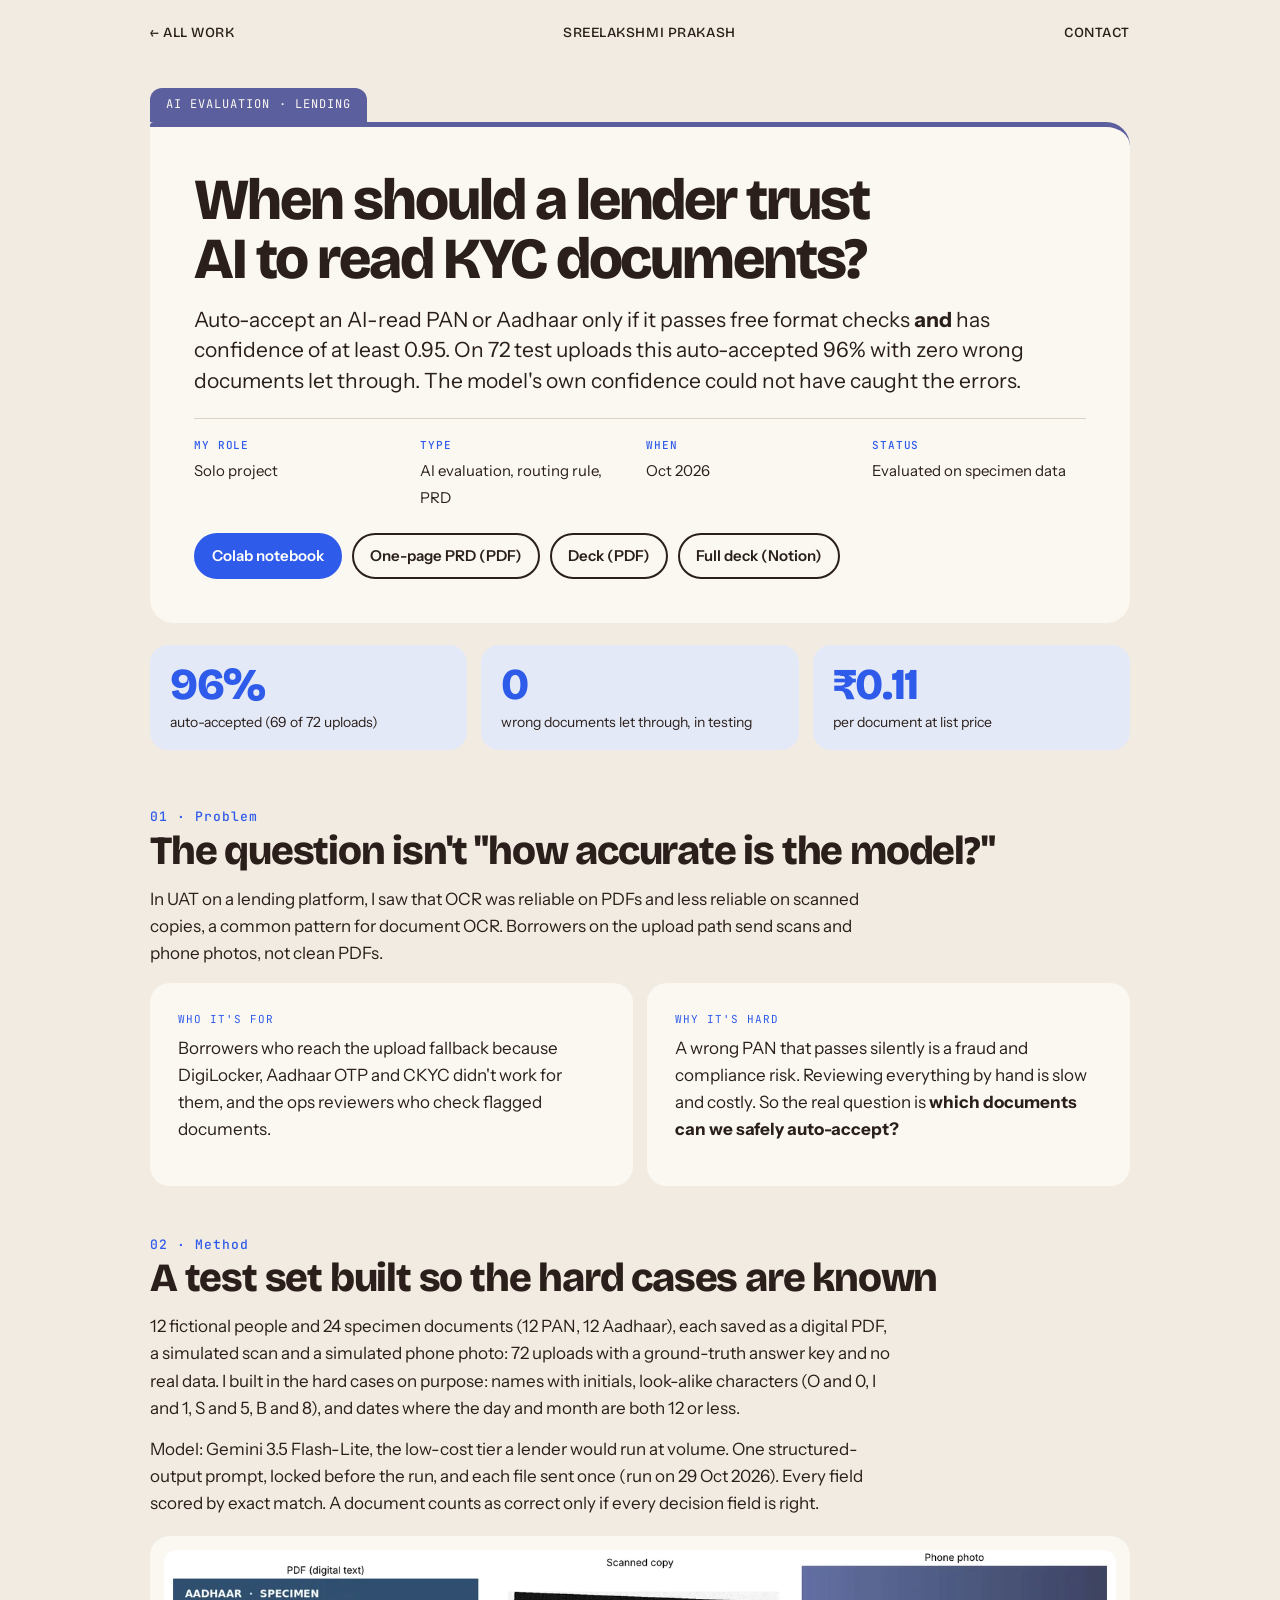
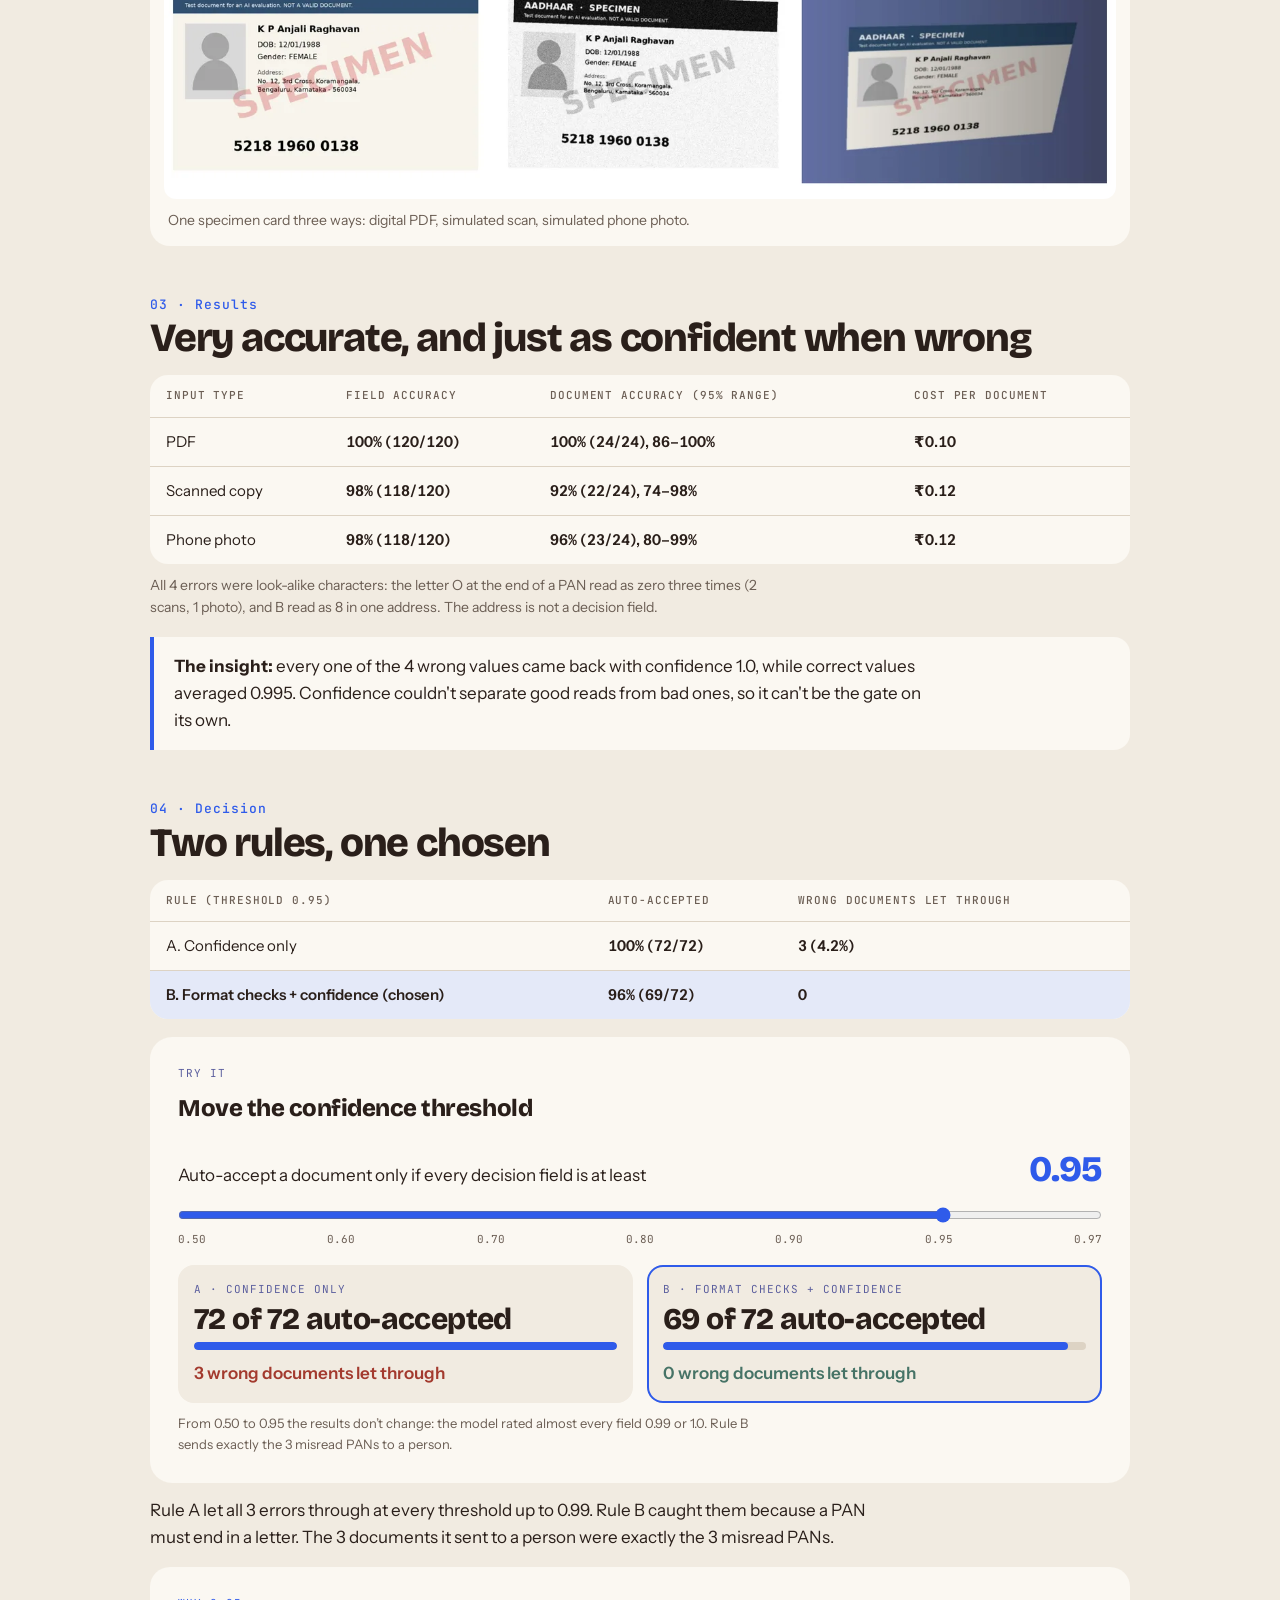
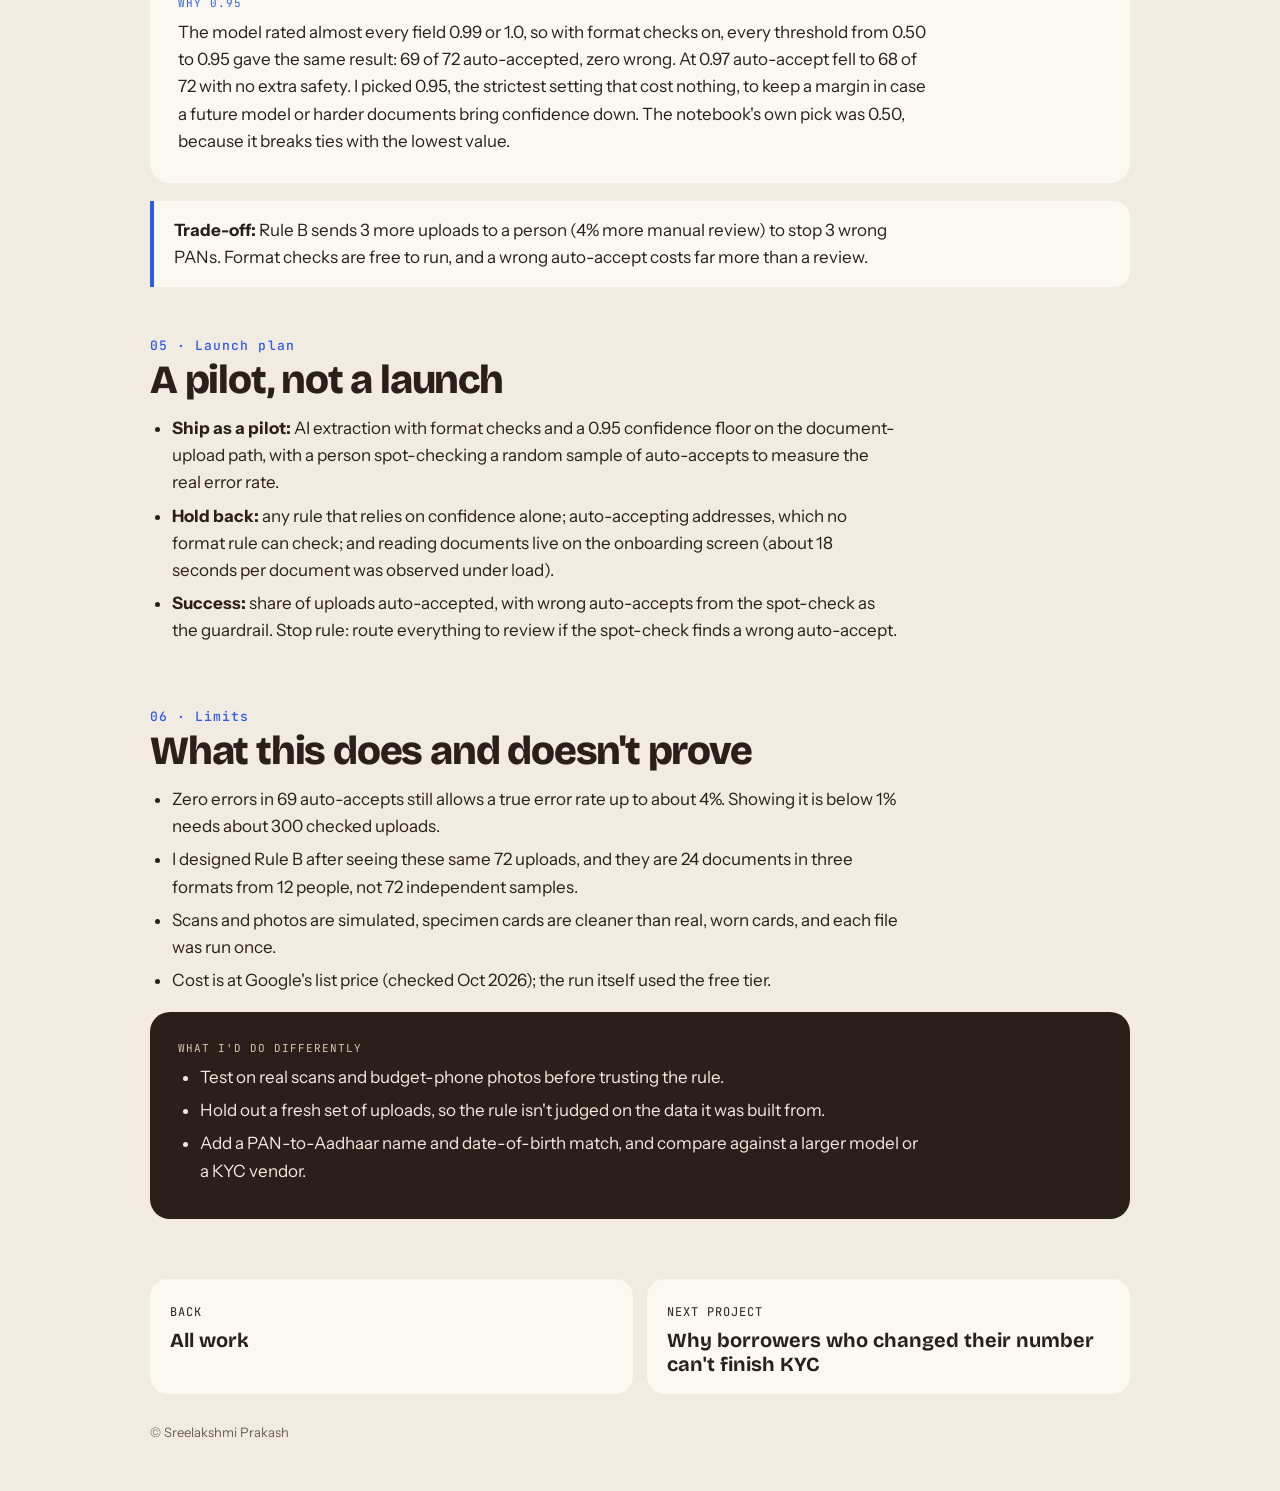
<file: case/ai-kyc-eval.html>
<!doctype html>
<html lang="en">
<head>
<meta charset="utf-8">
<meta name="viewport" content="width=device-width, initial-scale=1, viewport-fit=cover">
<title>When to trust AI with KYC · Sreelakshmi Prakash</title>
<meta name="description" content="An evaluation of AI-read PAN and Aadhaar uploads and the routing rule it led to: format checks plus a 0.95 confidence floor auto-accepted 96% of 72 test uploads with zero wrong documents let through.">
<meta property="og:title" content="When should a lender trust AI to read KYC documents?">
<meta property="og:image" content="https://sreelakshmiprakash13.github.io/og.png">
<link rel="stylesheet" href="https://fonts.googleapis.com/css2?family=Allura&family=Bricolage+Grotesque:opsz,wght@12..96,500;12..96,800&family=Instrument+Sans:wght@400;500;600&family=Instrument+Serif:ital@1&family=JetBrains+Mono:wght@500&display=swap">
<link rel="stylesheet" href="case.css">
</head>
<body>
<div class="wrap">
<nav><a href="../#work">← All work</a><a href="../">Sreelakshmi Prakash</a><a href="../#contact">Contact</a></nav>

<header class="hero">
  <span class="tab"><span>AI evaluation</span><span>Lending</span></span>
  <div class="head">
    <h1>When should a lender trust AI to read KYC documents?</h1>
    <p class="answer">Auto-accept an AI-read PAN or Aadhaar only if it passes free format checks <b>and</b> has confidence of at least 0.95. On 72 test uploads this auto-accepted 96% with zero wrong documents let through. The model's own confidence could not have caught the errors.</p>
    <div class="meta">
      <div><b>My role</b><span>Solo project</span></div>
      <div><b>Type</b><span>AI evaluation, routing rule, PRD</span></div>
      <div><b>When</b><span>Oct 2026</span></div>
      <div><b>Status</b><span>Evaluated on specimen data</span></div>
    </div>
    <div class="links">
      <a class="main" href="https://colab.research.google.com/drive/18BqDUfkCWQHm5Rpt2-ifFCBHhbVCy37N?usp=sharing">Colab notebook</a>
      <a href="../docs/AI_KYC_Routing_PRD.pdf">One-page PRD (PDF)</a>
      <a href="../docs/AI_KYC_Eval_Case_Study.pdf">Deck (PDF)</a>
      <a href="https://north-server-55a.notion.site/7493cf6921f48255bcbe01a69c53103e">Full deck (Notion)</a>
    </div>
  </div>
  <div class="kpis">
    <div class="kpi"><b>96%</b><span>auto-accepted (69 of 72 uploads)</span></div>
    <div class="kpi"><b>0</b><span>wrong documents let through, in testing</span></div>
    <div class="kpi"><b>₹0.11</b><span>per document at list price</span></div>
  </div>
</header>

<section>
  <h2><span class="n">01 · Problem</span>The question isn't "how accurate is the model?"</h2>
  <p>In UAT on a lending platform, I saw that OCR was reliable on PDFs and less reliable on scanned copies, a common pattern for document OCR. Borrowers on the upload path send scans and phone photos, not clean PDFs.</p>
  <div class="who">
    <div class="card"><span class="lbl">Who it's for</span><p>Borrowers who reach the upload fallback because DigiLocker, Aadhaar OTP and CKYC didn't work for them, and the ops reviewers who check flagged documents.</p></div>
    <div class="card"><span class="lbl">Why it's hard</span><p>A wrong PAN that passes silently is a fraud and compliance risk. Reviewing everything by hand is slow and costly. So the real question is <b>which documents can we safely auto-accept?</b></p></div>
  </div>
</section>

<section>
  <h2><span class="n">02 · Method</span>A test set built so the hard cases are known</h2>
  <p>12 fictional people and 24 specimen documents (12 PAN, 12 Aadhaar), each saved as a digital PDF, a simulated scan and a simulated phone photo: 72 uploads with a ground-truth answer key and no real data. I built in the hard cases on purpose: names with initials, look-alike characters (O and 0, I and 1, S and 5, B and 8), and dates where the day and month are both 12 or less.</p>
  <p>Model: Gemini 3.5 Flash-Lite, the low-cost tier a lender would run at volume. One structured-output prompt, locked before the run, and each file sent once (run on 29 Oct 2026). Every field scored by exact match. A document counts as correct only if every decision field is right.</p>
  <figure><img src="../img/e_examples.webp" alt="One specimen Aadhaar card as a digital PDF, a simulated scan and a simulated phone photo" width="1400" height="367" loading="lazy"><figcaption>One specimen card three ways: digital PDF, simulated scan, simulated phone photo.</figcaption></figure>
</section>

<section>
  <h2><span class="n">03 · Results</span>Very accurate, and just as confident when wrong</h2>
  <div class="tablewrap wide"><table>
    <tr><th>Input type</th><th>Field accuracy</th><th>Document accuracy (95% range)</th><th>Cost per document</th></tr>
    <tr><td>PDF</td><td class="num">100% (120/120)</td><td class="num">100% (24/24), 86–100%</td><td class="num">₹0.10</td></tr>
    <tr><td>Scanned copy</td><td class="num">98% (118/120)</td><td class="num">92% (22/24), 74–98%</td><td class="num">₹0.12</td></tr>
    <tr><td>Phone photo</td><td class="num">98% (118/120)</td><td class="num">96% (23/24), 80–99%</td><td class="num">₹0.12</td></tr>
  </table></div>
  <p class="note" style="margin-top:10px">All 4 errors were look-alike characters: the letter O at the end of a PAN read as zero three times (2 scans, 1 photo), and B read as 8 in one address. The address is not a decision field.</p>
  <div class="callout"><p><b>The insight:</b> every one of the 4 wrong values came back with confidence 1.0, while correct values averaged 0.995. Confidence couldn't separate good reads from bad ones, so it can't be the gate on its own.</p></div>
</section>

<section>
  <h2><span class="n">04 · Decision</span>Two rules, one chosen</h2>
  <div class="tablewrap"><table>
    <tr><th>Rule (threshold 0.95)</th><th>Auto-accepted</th><th>Wrong documents let through</th></tr>
    <tr><td>A. Confidence only</td><td class="num">100% (72/72)</td><td class="num">3 (4.2%)</td></tr>
    <tr class="pick"><td>B. Format checks + confidence (chosen)</td><td class="num">96% (69/72)</td><td class="num">0</td></tr>
  </table></div>
  <div class="try">
    <span class="lbl">Try it</span><h3>Move the confidence threshold</h3>
    <div class="thr2">
      <div class="top"><span>Auto-accept a document only if every decision field is at least</span><span class="big" id="tv">0.95</span></div>
      <input type="range" id="tr" min="0" max="6" step="1" value="5" aria-label="Confidence threshold">
      <div class="ticks"><span>0.50</span><span>0.60</span><span>0.70</span><span>0.80</span><span>0.90</span><span>0.95</span><span>0.97</span></div>
      <div class="rules2">
        <div class="r"><span class="lbl">A · Confidence only</span><b class="n" id="aA"></b><div class="bar"><i id="bA"></i></div><span id="wA" class="bad"></span></div>
        <div class="r pick"><span class="lbl">B · Format checks + confidence</span><b class="n" id="aB"></b><div class="bar"><i id="bB"></i></div><span id="wB" class="bad"></span></div>
      </div>
      <p class="demo-note" id="tnote"></p>
    </div>
  </div>
  <script>
  (()=>{const T=[0.50,0.60,0.70,0.80,0.90,0.95,0.97];
  const B=t=>t<=0.95?69:68, r=document.getElementById('tr');
  const set=(id,v)=>document.getElementById(id).textContent=v;
  function draw(){const t=T[+r.value];set('tv',t.toFixed(2));
   set('aA','72 of 72 auto-accepted');document.getElementById('bA').style.width='100%';set('wA','3 wrong documents let through');document.getElementById('wA').style.color='#A33A2E';
   const b=B(t);set('aB',b+' of 72 auto-accepted');document.getElementById('bB').style.width=(b/72*100)+'%';set('wB','0 wrong documents let through');document.getElementById('wB').style.color='var(--teal)';
   set('tnote',t<=0.95?'From 0.50 to 0.95 the results don\u2019t change: the model rated almost every field 0.99 or 1.0. Rule B sends exactly the 3 misread PANs to a person.':'At 0.97 Rule B starts sending a correct document to review too (68 of 72), with no extra safety. That\u2019s why I stopped at 0.95.');}
  r.addEventListener('input',draw);draw();})();
  </script>
  <p style="margin-top:14px">Rule A let all 3 errors through at every threshold up to 0.99. Rule B caught them because a PAN must end in a letter. The 3 documents it sent to a person were exactly the 3 misread PANs.</p>
  <div class="card"><span class="lbl">Why 0.95</span><p style="margin:0">The model rated almost every field 0.99 or 1.0, so with format checks on, every threshold from 0.50 to 0.95 gave the same result: 69 of 72 auto-accepted, zero wrong. At 0.97 auto-accept fell to 68 of 72 with no extra safety. I picked 0.95, the strictest setting that cost nothing, to keep a margin in case a future model or harder documents bring confidence down. The notebook's own pick was 0.50, because it breaks ties with the lowest value.</p></div>
  <div class="callout"><p><b>Trade-off:</b> Rule B sends 3 more uploads to a person (4% more manual review) to stop 3 wrong PANs. Format checks are free to run, and a wrong auto-accept costs far more than a review.</p></div>
</section>

<section>
  <h2><span class="n">05 · Launch plan</span>A pilot, not a launch</h2>
  <ul>
    <li><b>Ship as a pilot:</b> AI extraction with format checks and a 0.95 confidence floor on the document-upload path, with a person spot-checking a random sample of auto-accepts to measure the real error rate.</li>
    <li><b>Hold back:</b> any rule that relies on confidence alone; auto-accepting addresses, which no format rule can check; and reading documents live on the onboarding screen (about 18 seconds per document was observed under load).</li>
    <li><b>Success:</b> share of uploads auto-accepted, with wrong auto-accepts from the spot-check as the guardrail. Stop rule: route everything to review if the spot-check finds a wrong auto-accept.</li>
  </ul>
</section>

<section>
  <h2><span class="n">06 · Limits</span>What this does and doesn't prove</h2>
  <ul>
    <li>Zero errors in 69 auto-accepts still allows a true error rate up to about 4%. Showing it is below 1% needs about 300 checked uploads.</li>
    <li>I designed Rule B after seeing these same 72 uploads, and they are 24 documents in three formats from 12 people, not 72 independent samples.</li>
    <li>Scans and photos are simulated, specimen cards are cleaner than real, worn cards, and each file was run once.</li>
    <li>Cost is at Google's list price (checked Oct 2026); the run itself used the free tier.</li>
  </ul>
  <div class="dark"><span class="lbl">What I'd do differently</span>
    <ul>
      <li>Test on real scans and budget-phone photos before trusting the rule.</li>
      <li>Hold out a fresh set of uploads, so the rule isn't judged on the data it was built from.</li>
      <li>Add a PAN-to-Aadhaar name and date-of-birth match, and compare against a larger model or a KYC vendor.</li>
    </ul>
  </div>
</section>

<div class="next">
  <a href="../#work"><span class="mono">Back</span><b>All work</b></a>
  <a href="kyc-recovery-study.html"><span class="mono">Next project</span><b>Why borrowers who changed their number can't finish KYC</b></a>
</div>
<footer>© Sreelakshmi Prakash</footer>
</div>
</body>
</html>
</file>
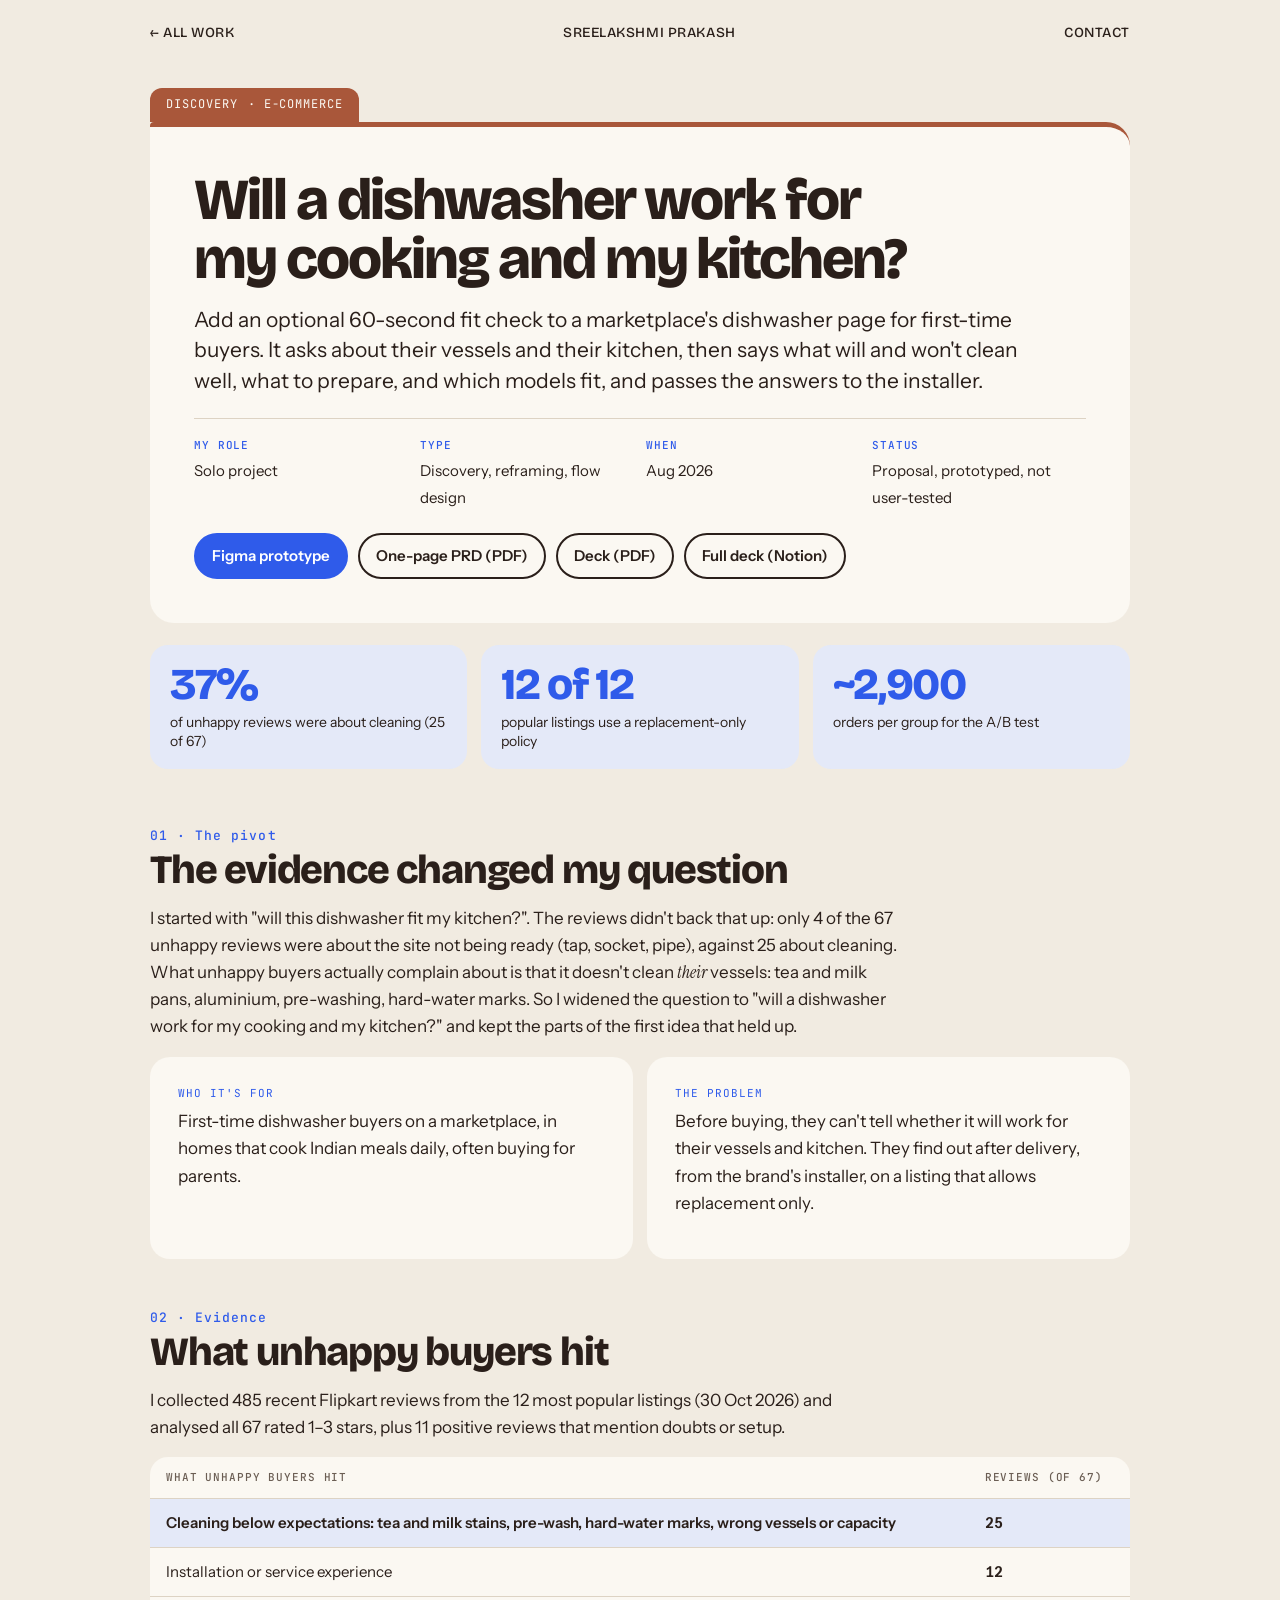
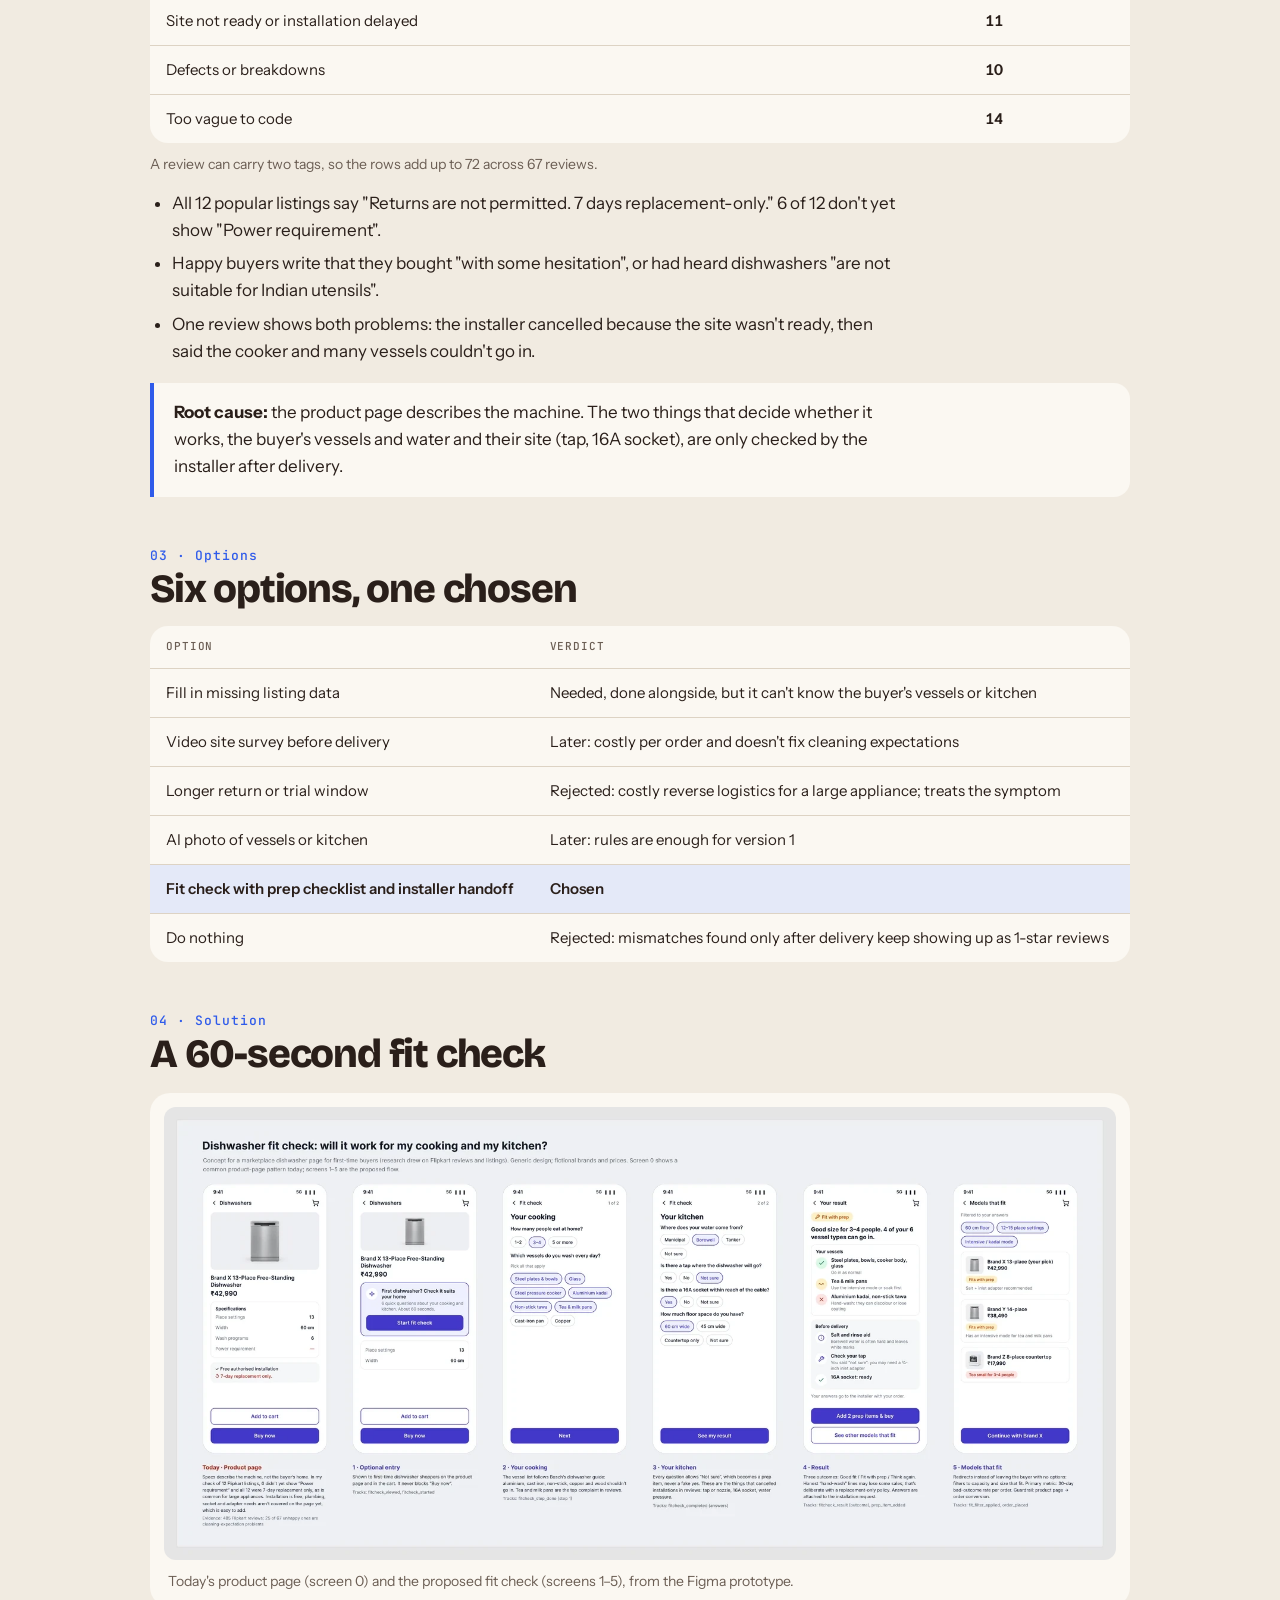
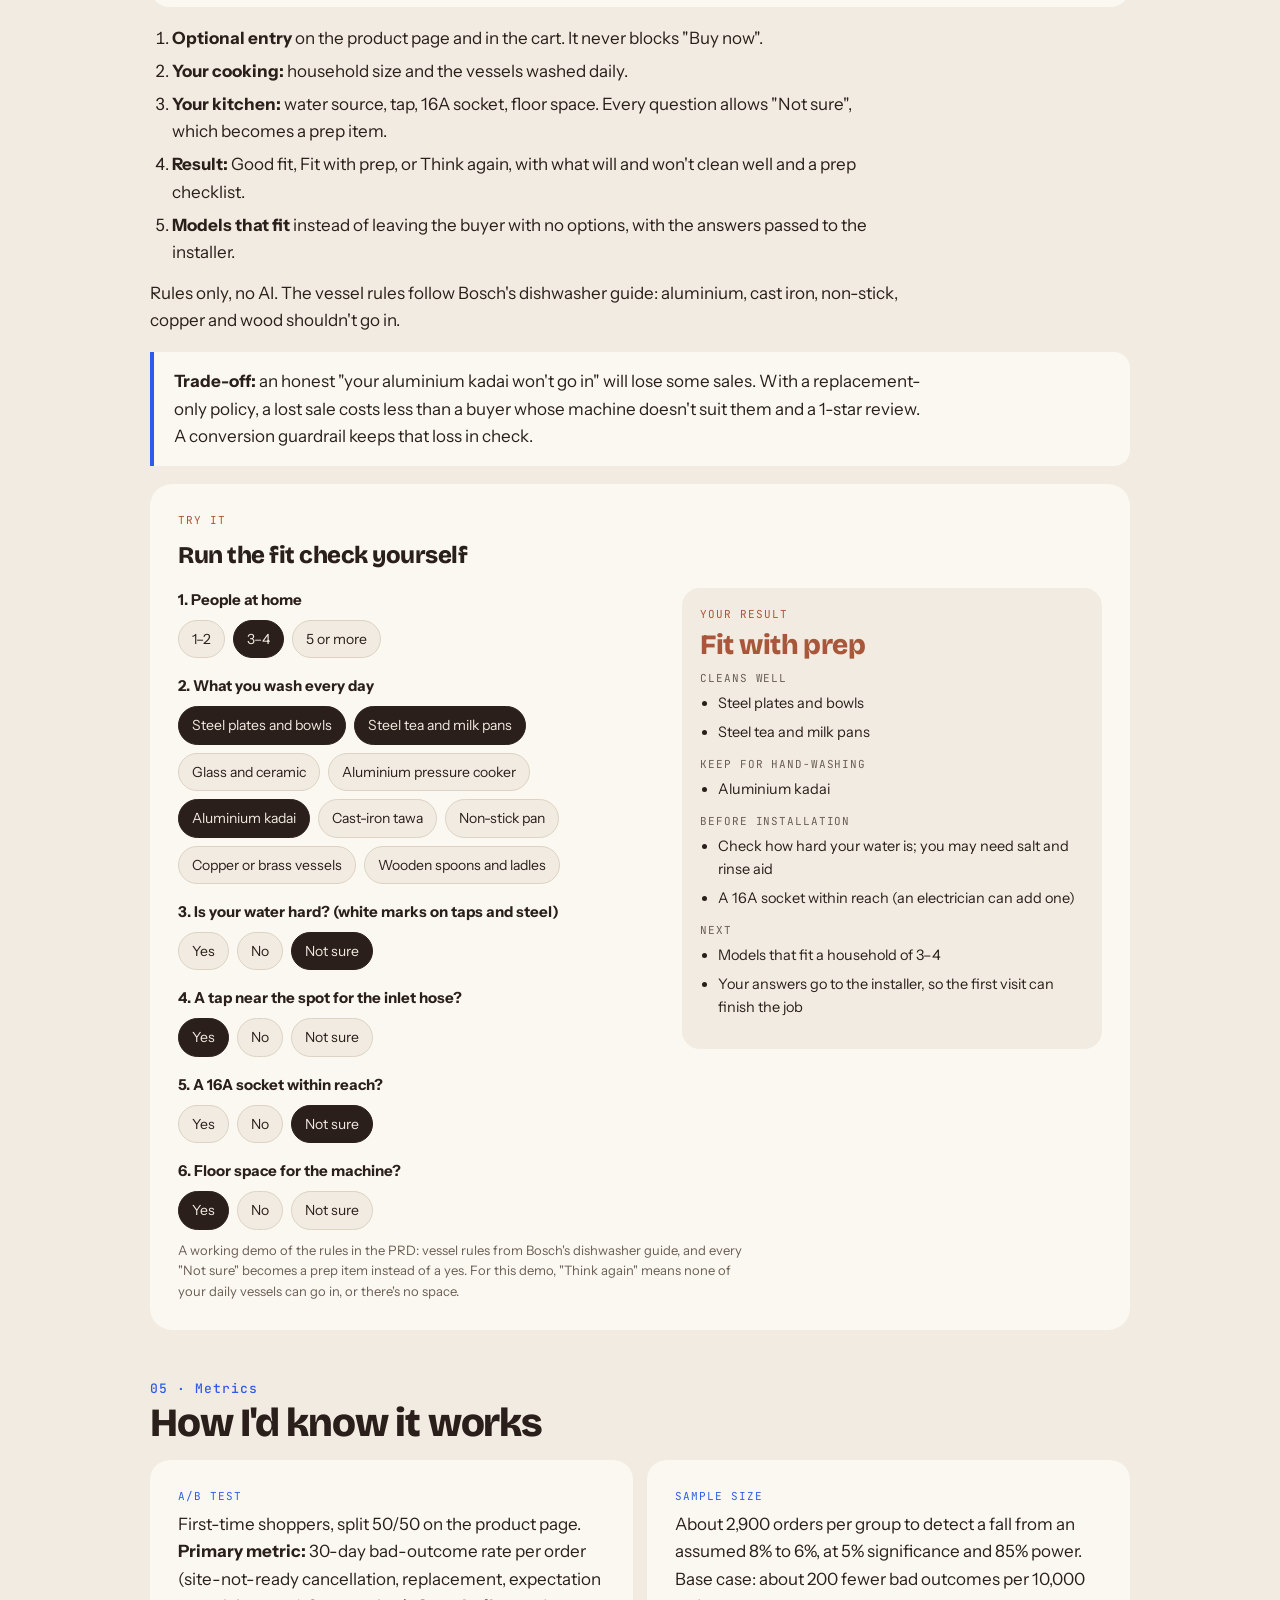
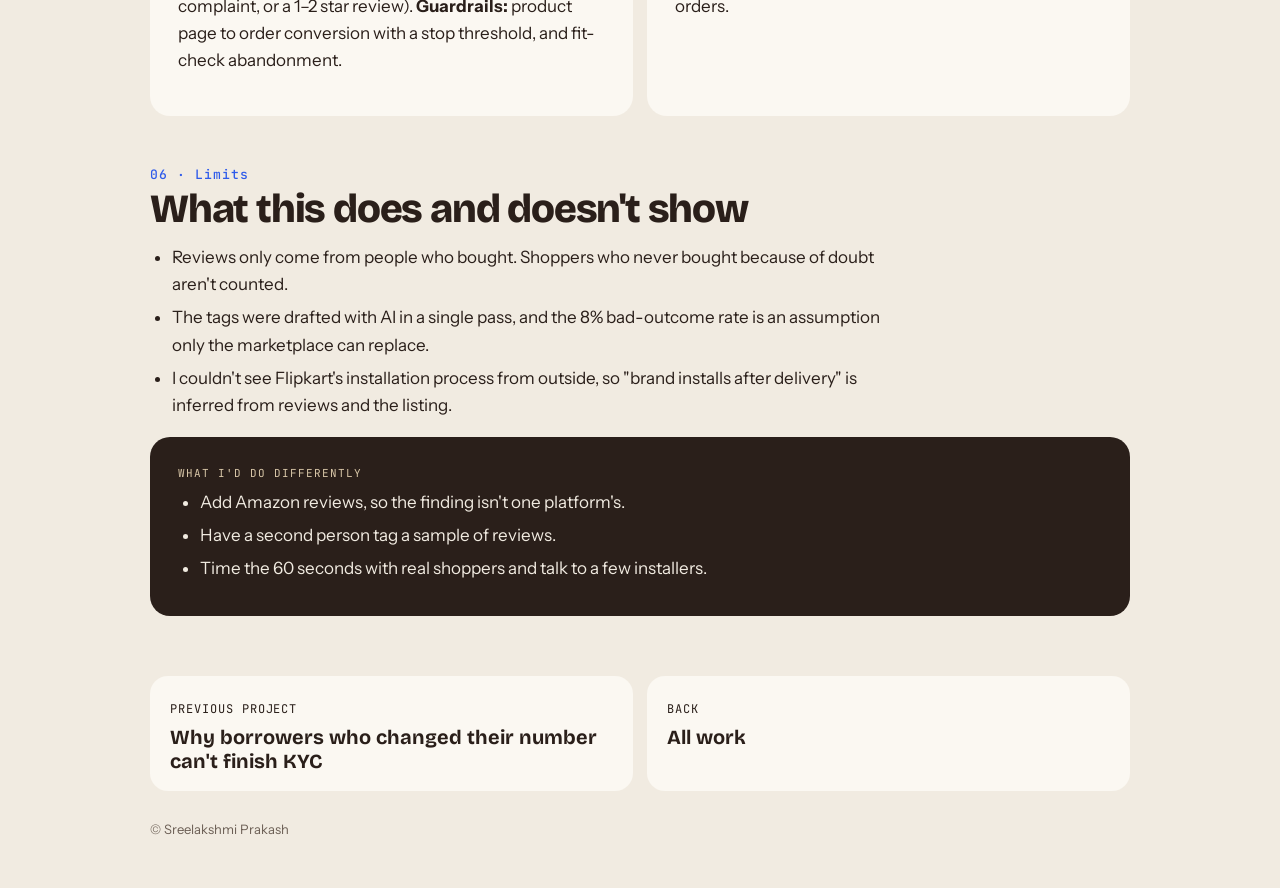
<file: case/dishwasher-fit-check.html>
<!doctype html>
<html lang="en">
<head>
<meta charset="utf-8">
<meta name="viewport" content="width=device-width, initial-scale=1, viewport-fit=cover">
<title>Dishwasher fit check · Sreelakshmi Prakash</title>
<meta name="description" content="485 Flipkart reviews showed cleaning expectations, not kitchen fit, drove 37% of unhappy reviews. An optional 60-second fit check for first-time buyers, with a 30-day bad-outcome A/B test.">
<meta property="og:title" content="Will a dishwasher work for my cooking and my kitchen?">
<meta property="og:image" content="https://sreelakshmiprakash13.github.io/og.png">
<link rel="stylesheet" href="https://fonts.googleapis.com/css2?family=Allura&family=Bricolage+Grotesque:opsz,wght@12..96,500;12..96,800&family=Instrument+Sans:wght@400;500;600&family=Instrument+Serif:ital@1&family=JetBrains+Mono:wght@500&display=swap">
<link rel="stylesheet" href="case.css">
</head>
<body class="orange">
<div class="wrap">
<nav><a href="../#work">← All work</a><a href="../">Sreelakshmi Prakash</a><a href="../#contact">Contact</a></nav>

<header class="hero">
  <span class="tab"><span>Discovery</span><span>E-commerce</span></span>
  <div class="head">
    <h1>Will a dishwasher work for my cooking and my kitchen?</h1>
    <p class="answer">Add an optional 60-second fit check to a marketplace's dishwasher page for first-time buyers. It asks about their vessels and their kitchen, then says what will and won't clean well, what to prepare, and which models fit, and passes the answers to the installer.</p>
    <div class="meta">
      <div><b>My role</b><span>Solo project</span></div>
      <div><b>Type</b><span>Discovery, reframing, flow design</span></div>
      <div><b>When</b><span>Aug 2026</span></div>
      <div><b>Status</b><span>Proposal, prototyped, not user-tested</span></div>
    </div>
    <div class="links">
      <a class="main" href="https://www.figma.com/design/P4HUX6XmuZWohFMv94StlU">Figma prototype</a>
      <a href="../docs/Dishwasher_Fit_Check_PRD.pdf">One-page PRD (PDF)</a>
      <a href="../docs/Dishwasher_Fit_Check_deck.pdf">Deck (PDF)</a>
      <a href="https://north-server-55a.notion.site/3da3cf6921f4807cb691d9238bc5749b">Full deck (Notion)</a>
    </div>
  </div>
  <div class="kpis">
    <div class="kpi"><b>37%</b><span>of unhappy reviews were about cleaning (25 of 67)</span></div>
    <div class="kpi"><b>12 of 12</b><span>popular listings use a replacement-only policy</span></div>
    <div class="kpi"><b>~2,900</b><span>orders per group for the A/B test</span></div>
  </div>
</header>

<section>
  <h2><span class="n">01 · The pivot</span>The evidence changed my question</h2>
  <p>I started with "will this dishwasher fit my kitchen?". The reviews didn't back that up: only 4 of the 67 unhappy reviews were about the site not being ready (tap, socket, pipe), against 25 about cleaning. What unhappy buyers actually complain about is that it doesn't clean <em>their</em> vessels: tea and milk pans, aluminium, pre-washing, hard-water marks. So I widened the question to "will a dishwasher work for my cooking and my kitchen?" and kept the parts of the first idea that held up.</p>
  <div class="who">
    <div class="card"><span class="lbl">Who it's for</span><p>First-time dishwasher buyers on a marketplace, in homes that cook Indian meals daily, often buying for parents.</p></div>
    <div class="card"><span class="lbl">The problem</span><p>Before buying, they can't tell whether it will work for their vessels and kitchen. They find out after delivery, from the brand's installer, on a listing that allows replacement only.</p></div>
  </div>
</section>

<section>
  <h2><span class="n">02 · Evidence</span>What unhappy buyers hit</h2>
  <p>I collected 485 recent Flipkart reviews from the 12 most popular listings (30 Oct 2026) and analysed all 67 rated 1–3 stars, plus 11 positive reviews that mention doubts or setup.</p>
  <div class="tablewrap"><table>
    <tr><th>What unhappy buyers hit</th><th>Reviews (of 67)</th></tr>
    <tr class="pick"><td>Cleaning below expectations: tea and milk stains, pre-wash, hard-water marks, wrong vessels or capacity</td><td class="num">25</td></tr>
    <tr><td>Installation or service experience</td><td class="num">12</td></tr>
    <tr><td>Site not ready or installation delayed</td><td class="num">11</td></tr>
    <tr><td>Defects or breakdowns</td><td class="num">10</td></tr>
    <tr><td>Too vague to code</td><td class="num">14</td></tr>
  </table></div>
  <p class="note" style="margin-top:10px">A review can carry two tags, so the rows add up to 72 across 67 reviews.</p>
  <ul style="margin-top:12px">
    <li>All 12 popular listings say "Returns are not permitted. 7 days replacement-only." 6 of 12 don't yet show "Power requirement".</li>
    <li>Happy buyers write that they bought "with some hesitation", or had heard dishwashers "are not suitable for Indian utensils".</li>
    <li>One review shows both problems: the installer cancelled because the site wasn't ready, then said the cooker and many vessels couldn't go in.</li>
  </ul>
  <div class="callout"><p><b>Root cause:</b> the product page describes the machine. The two things that decide whether it works, the buyer's vessels and water and their site (tap, 16A socket), are only checked by the installer after delivery.</p></div>
</section>

<section>
  <h2><span class="n">03 · Options</span>Six options, one chosen</h2>
  <div class="tablewrap"><table>
    <tr><th>Option</th><th>Verdict</th></tr>
    <tr><td>Fill in missing listing data</td><td>Needed, done alongside, but it can't know the buyer's vessels or kitchen</td></tr>
    <tr><td>Video site survey before delivery</td><td>Later: costly per order and doesn't fix cleaning expectations</td></tr>
    <tr><td>Longer return or trial window</td><td>Rejected: costly reverse logistics for a large appliance; treats the symptom</td></tr>
    <tr><td>AI photo of vessels or kitchen</td><td>Later: rules are enough for version 1</td></tr>
    <tr class="pick"><td>Fit check with prep checklist and installer handoff</td><td>Chosen</td></tr>
    <tr><td>Do nothing</td><td>Rejected: mismatches found only after delivery keep showing up as 1-star reviews</td></tr>
  </table></div>
</section>

<section>
  <h2><span class="n">04 · Solution</span>A 60-second fit check</h2>
  <figure><img src="../img/d_flow.webp" alt="Today's product page and the proposed fit check: your cooking, your kitchen, your result, models that fit" width="1600" height="761" loading="lazy"><figcaption>Today's product page (screen 0) and the proposed fit check (screens 1–5), from the Figma prototype.</figcaption></figure>
  <ol style="margin-top:18px">
    <li><b>Optional entry</b> on the product page and in the cart. It never blocks "Buy now".</li>
    <li><b>Your cooking:</b> household size and the vessels washed daily.</li>
    <li><b>Your kitchen:</b> water source, tap, 16A socket, floor space. Every question allows "Not sure", which becomes a prep item.</li>
    <li><b>Result:</b> Good fit, Fit with prep, or Think again, with what will and won't clean well and a prep checklist.</li>
    <li><b>Models that fit</b> instead of leaving the buyer with no options, with the answers passed to the installer.</li>
  </ol>
  <p>Rules only, no AI. The vessel rules follow Bosch's dishwasher guide: aluminium, cast iron, non-stick, copper and wood shouldn't go in.</p>
  <div class="callout"><p><b>Trade-off:</b> an honest "your aluminium kadai won't go in" will lose some sales. With a replacement-only policy, a lost sale costs less than a buyer whose machine doesn't suit them and a 1-star review. A conversion guardrail keeps that loss in check.</p></div>
  <div class="try" id="fitdemo">
    <span class="lbl">Try it</span><h3>Run the fit check yourself</h3>
    <div class="fit">
      <form id="fitform" onsubmit="return false">
        <div class="q"><b>1. People at home</b><div class="opts"><label><input type="radio" name="hh" value="1-2"><span>1–2</span></label><label><input type="radio" name="hh" value="3-4" checked><span>3–4</span></label><label><input type="radio" name="hh" value="5+"><span>5 or more</span></label></div></div>
        <div class="q"><b>2. What you wash every day</b><div class="opts"><label><input type="checkbox" name="v" value="steel" data-ok="1" checked><span>Steel plates and bowls</span></label><label><input type="checkbox" name="v" value="pans" data-ok="1" checked><span>Steel tea and milk pans</span></label><label><input type="checkbox" name="v" value="glass" data-ok="1"><span>Glass and ceramic</span></label><label><input type="checkbox" name="v" value="cooker" data-ok="0"><span>Aluminium pressure cooker</span></label><label><input type="checkbox" name="v" value="kadai" data-ok="0" checked><span>Aluminium kadai</span></label><label><input type="checkbox" name="v" value="tawa" data-ok="0"><span>Cast-iron tawa</span></label><label><input type="checkbox" name="v" value="nonstick" data-ok="0"><span>Non-stick pan</span></label><label><input type="checkbox" name="v" value="copper" data-ok="0"><span>Copper or brass vessels</span></label><label><input type="checkbox" name="v" value="wood" data-ok="0"><span>Wooden spoons and ladles</span></label></div></div>
        <div class="q"><b>3. Is your water hard? (white marks on taps and steel)</b><div class="opts"><label><input type="radio" name="water" value="yes"><span>Yes</span></label><label><input type="radio" name="water" value="no"><span>No</span></label><label><input type="radio" name="water" value="ns" checked><span>Not sure</span></label></div></div>
        <div class="q"><b>4. A tap near the spot for the inlet hose?</b><div class="opts"><label><input type="radio" name="tap" value="yes" checked><span>Yes</span></label><label><input type="radio" name="tap" value="no"><span>No</span></label><label><input type="radio" name="tap" value="ns"><span>Not sure</span></label></div></div>
        <div class="q"><b>5. A 16A socket within reach?</b><div class="opts"><label><input type="radio" name="socket" value="yes"><span>Yes</span></label><label><input type="radio" name="socket" value="no"><span>No</span></label><label><input type="radio" name="socket" value="ns" checked><span>Not sure</span></label></div></div>
        <div class="q" style="margin:0"><b>6. Floor space for the machine?</b><div class="opts"><label><input type="radio" name="space" value="yes" checked><span>Yes</span></label><label><input type="radio" name="space" value="no"><span>No</span></label><label><input type="radio" name="space" value="ns"><span>Not sure</span></label></div></div>
      </form>
      <div class="result" aria-live="polite">
        <span class="lbl">Your result</span>
        <div class="v" id="fv"></div>
        <div id="fbody"></div>
      </div>
    </div>
    <p class="demo-note">A working demo of the rules in the PRD: vessel rules from Bosch's dishwasher guide, and every "Not sure" becomes a prep item instead of a yes. For this demo, "Think again" means none of your daily vessels can go in, or there's no space.</p>
  </div>
  <script>
  (()=>{const f=document.getElementById('fitform');
  const val=n=>(f.querySelector('input[name="'+n+'"]:checked')||{}).value;
  function draw(){const vs=[...f.querySelectorAll('input[name="v"]')];
   const sel=vs.filter(x=>x.checked), ok=sel.filter(x=>x.dataset.ok==='1'), no=sel.filter(x=>x.dataset.ok==='0');
   const name=x=>x.nextElementSibling.textContent;
   const prep=[];
   const w=val('water'),t=val('tap'),s=val('socket'),sp=val('space');
   if(w==='yes')prep.push('Dishwasher salt and rinse aid, for hard water');
   if(w==='ns')prep.push('Check how hard your water is; you may need salt and rinse aid');
   if(t!=='yes')prep.push('Inlet adapter, or a plumber to add a tap point');
   if(s!=='yes')prep.push('A 16A socket within reach (an electrician can add one)');
   if(sp==='ns')prep.push('Measure the floor space before you order');
   let v,cls;
   if(!sel.length){v='Pick what you wash';cls='prep';}
   else if(!ok.length||sp==='no'){v='Think again';cls='no';}
   else if(prep.length||no.length){v='Fit with prep';cls='prep';}
   else{v='Good fit';cls='good';}
   const fv=document.getElementById('fv');fv.textContent=v;fv.className='v '+cls;
   let h='';
   if(sp==='no')h+='<div class="sec">Space</div><ul><li>A dishwasher needs its own floor space. Check again before you buy.</li></ul>';
   if(ok.length)h+='<div class="sec">Cleans well</div><ul>'+ok.map(x=>'<li>'+name(x)+'</li>').join('')+'</ul>';
   if(no.length)h+='<div class="sec">Keep for hand-washing</div><ul>'+no.map(x=>'<li>'+name(x)+'</li>').join('')+'</ul>';
   if(prep.length)h+='<div class="sec">Before installation</div><ul>'+prep.map(x=>'<li>'+x+'</li>').join('')+'</ul>';
   if(sel.length&&cls!=='no')h+='<div class="sec">Next</div><ul><li>Models that fit a household of '+(val('hh')||'').replace('-','–').replace('5+','5 or more')+'</li><li>Your answers go to the installer, so the first visit can finish the job</li></ul>';
   document.getElementById('fbody').innerHTML=h;}
  f.addEventListener('change',draw);draw();})();
  </script>
</section>

<section>
  <h2><span class="n">05 · Metrics</span>How I'd know it works</h2>
  <div class="who">
    <div class="card"><span class="lbl">A/B test</span><p>First-time shoppers, split 50/50 on the product page. <b>Primary metric:</b> 30-day bad-outcome rate per order (site-not-ready cancellation, replacement, expectation complaint, or a 1–2 star review). <b>Guardrails:</b> product page to order conversion with a stop threshold, and fit-check abandonment.</p></div>
    <div class="card"><span class="lbl">Sample size</span><p>About 2,900 orders per group to detect a fall from an assumed 8% to 6%, at 5% significance and 85% power. Base case: about 200 fewer bad outcomes per 10,000 orders.</p></div>
  </div>
</section>

<section>
  <h2><span class="n">06 · Limits</span>What this does and doesn't show</h2>
  <ul>
    <li>Reviews only come from people who bought. Shoppers who never bought because of doubt aren't counted.</li>
    <li>The tags were drafted with AI in a single pass, and the 8% bad-outcome rate is an assumption only the marketplace can replace.</li>
    <li>I couldn't see Flipkart's installation process from outside, so "brand installs after delivery" is inferred from reviews and the listing.</li>
  </ul>
  <div class="dark"><span class="lbl">What I'd do differently</span>
    <ul>
      <li>Add Amazon reviews, so the finding isn't one platform's.</li>
      <li>Have a second person tag a sample of reviews.</li>
      <li>Time the 60 seconds with real shoppers and talk to a few installers.</li>
    </ul>
  </div>
</section>

<div class="next">
  <a href="kyc-recovery-study.html"><span class="mono">Previous project</span><b>Why borrowers who changed their number can't finish KYC</b></a>
  <a href="../#work"><span class="mono">Back</span><b>All work</b></a>
</div>
<footer>© Sreelakshmi Prakash</footer>
</div>
</body>
</html>
</file>
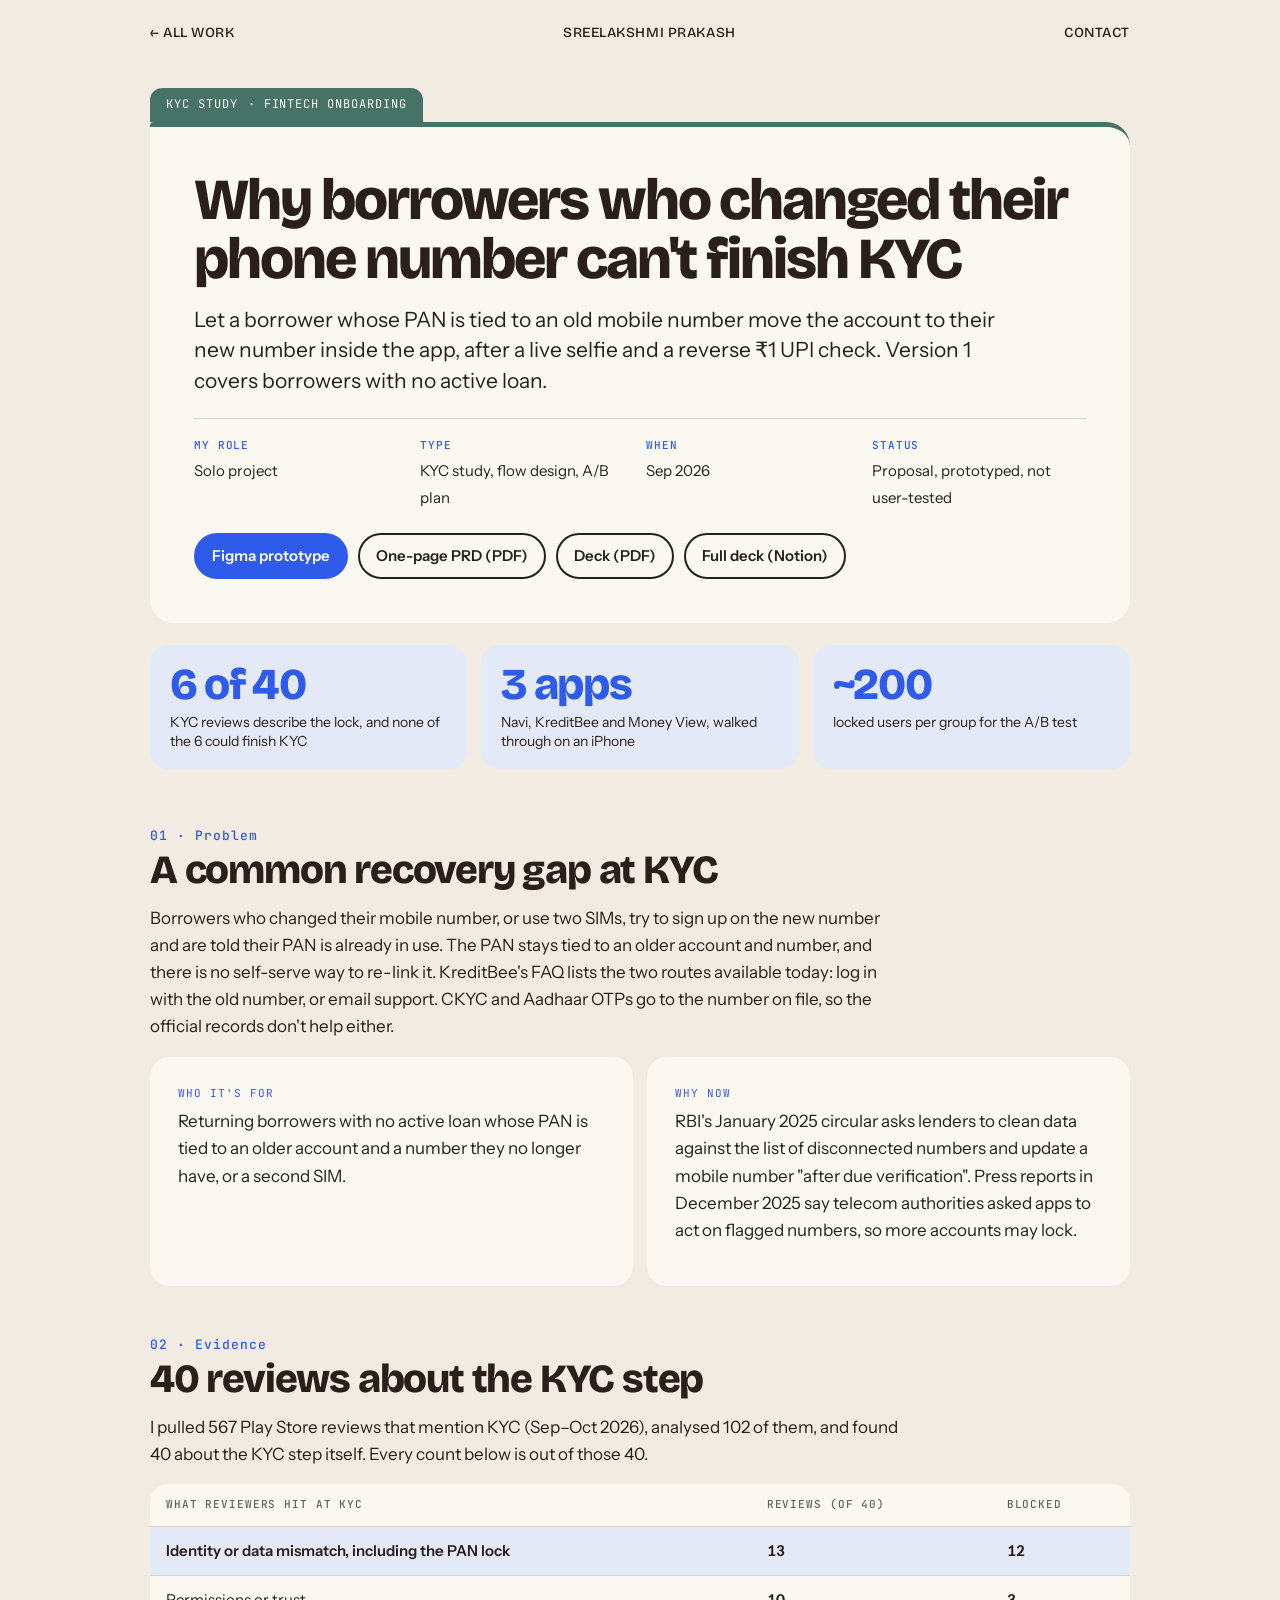
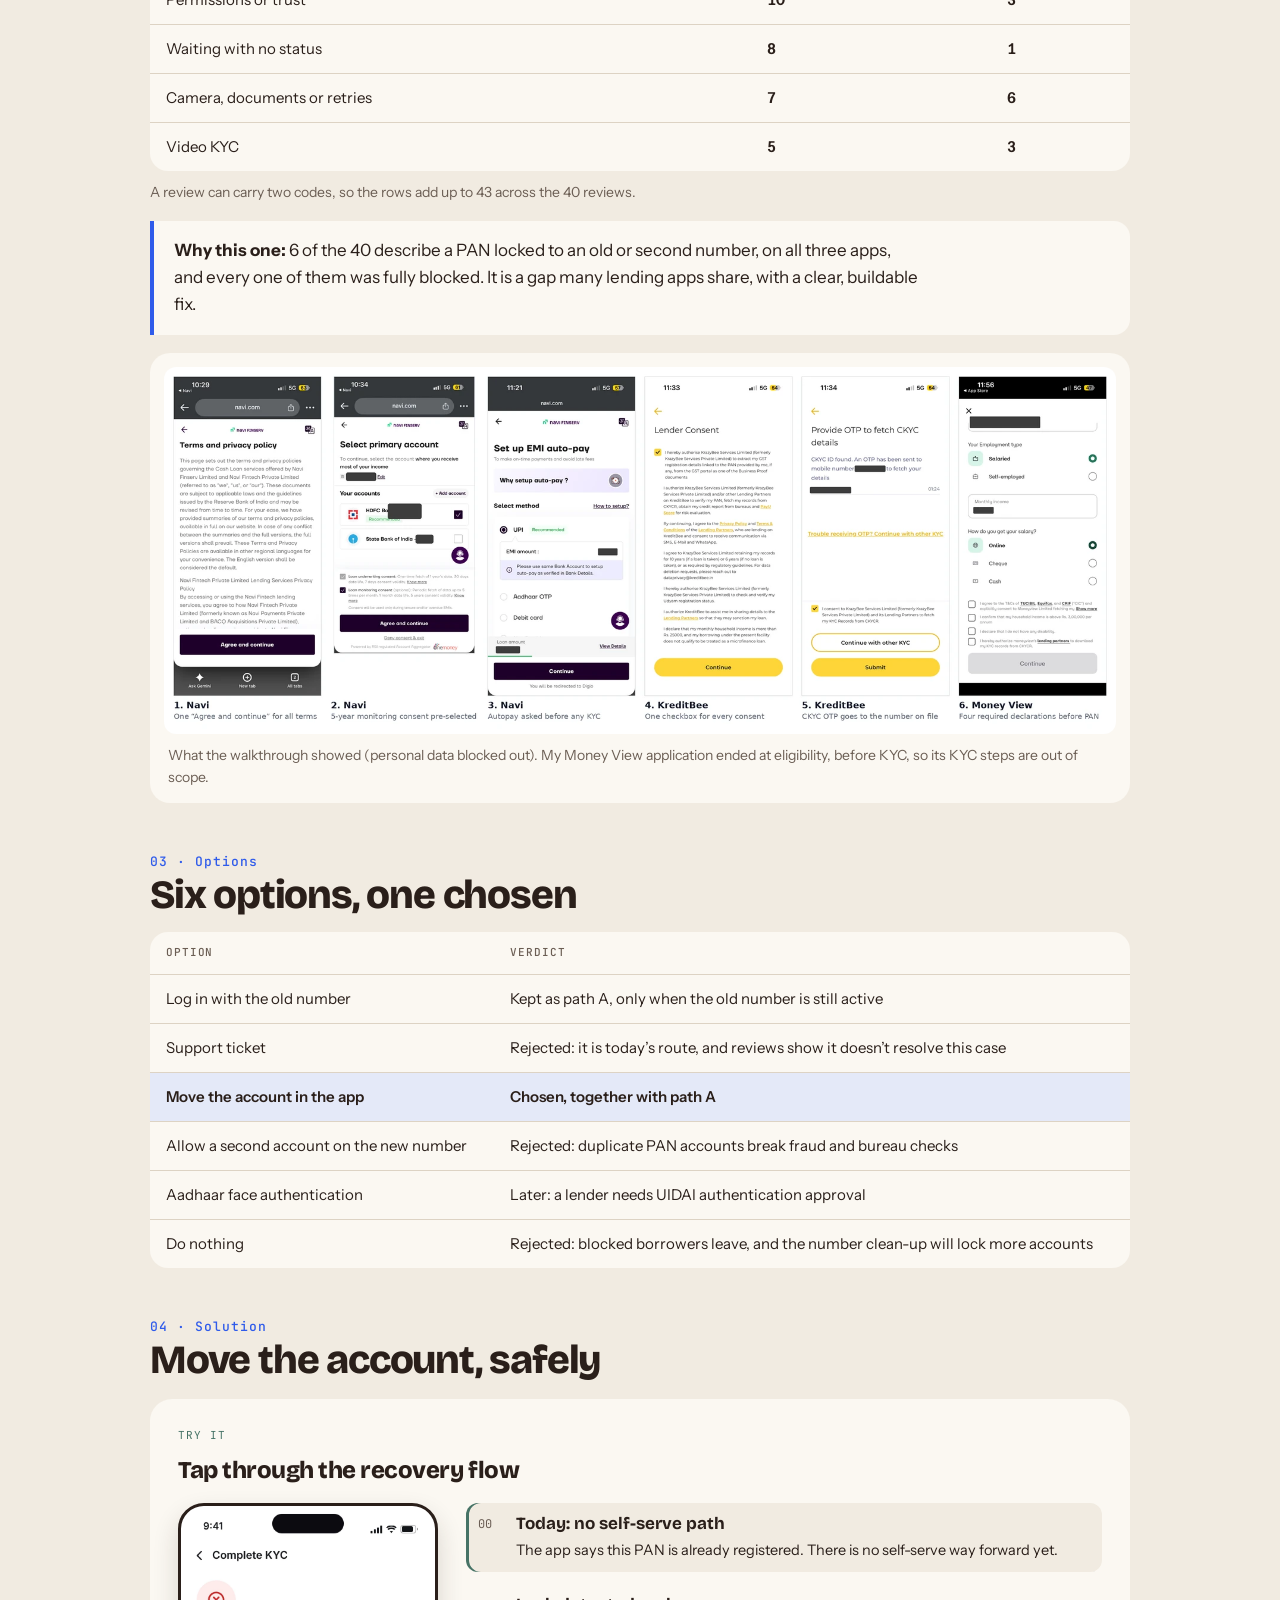
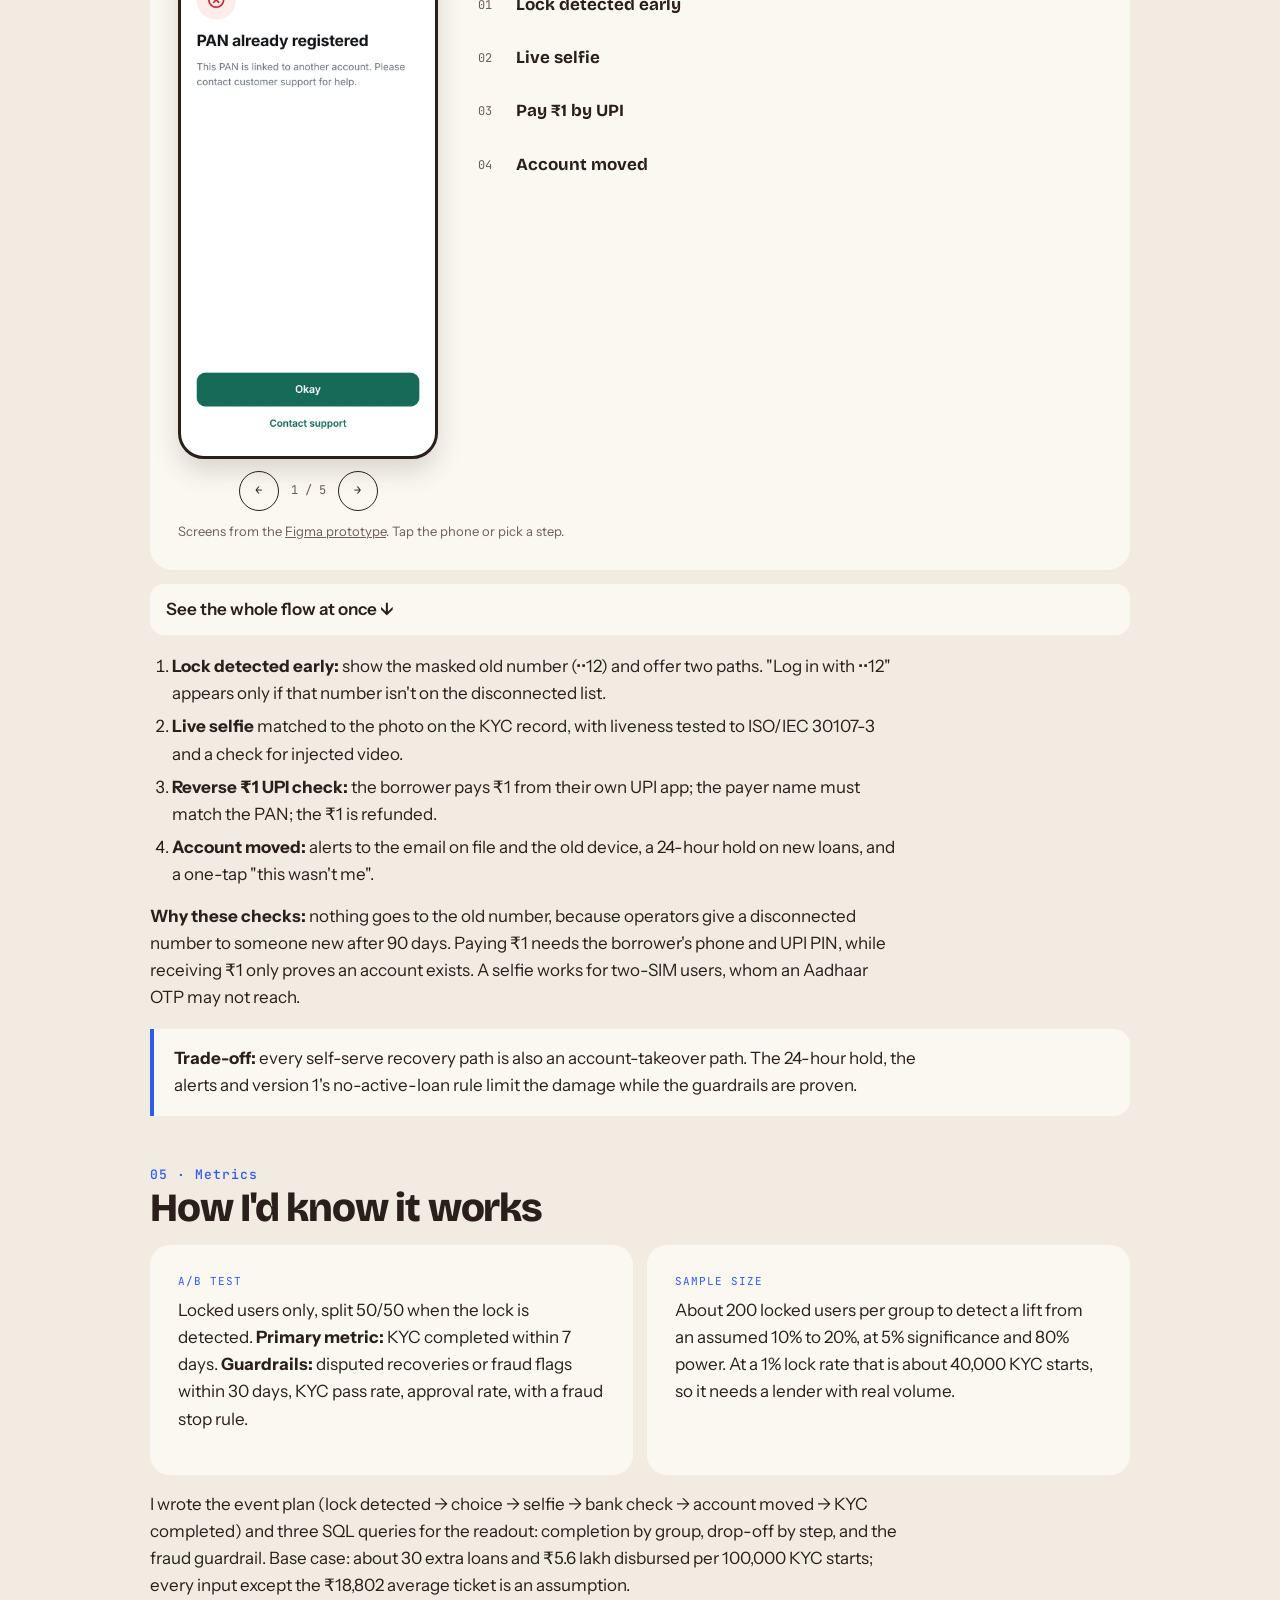
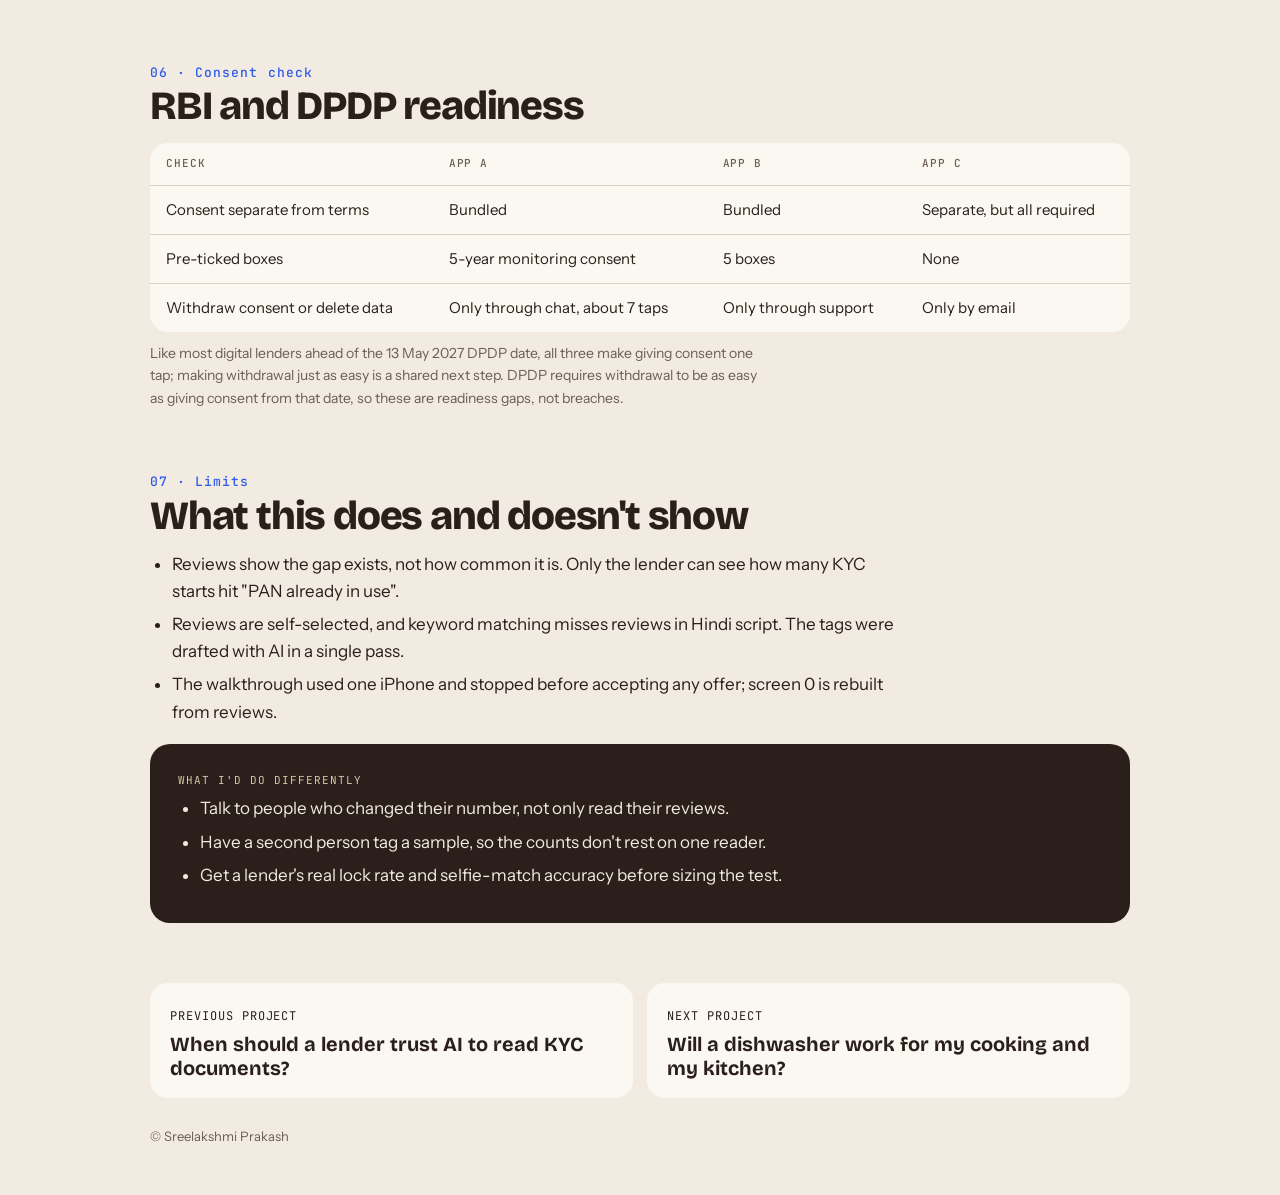
<file: case/kyc-recovery-study.html>
<!doctype html>
<html lang="en">
<head>
<meta charset="utf-8">
<meta name="viewport" content="width=device-width, initial-scale=1, viewport-fit=cover">
<title>The KYC recovery gap · Sreelakshmi Prakash</title>
<meta name="description" content="A KYC study across Navi, KreditBee and Money View: borrowers whose PAN is tied to an old mobile number hit a recovery gap many lending apps share. A self-serve account move with a live selfie and a reverse ₹1 UPI check, with an A/B test plan.">
<meta property="og:title" content="Why borrowers who changed their phone number can't finish KYC">
<meta property="og:image" content="https://sreelakshmiprakash13.github.io/og.png">
<link rel="stylesheet" href="https://fonts.googleapis.com/css2?family=Allura&family=Bricolage+Grotesque:opsz,wght@12..96,500;12..96,800&family=Instrument+Sans:wght@400;500;600&family=Instrument+Serif:ital@1&family=JetBrains+Mono:wght@500&display=swap">
<link rel="stylesheet" href="case.css">
</head>
<body class="teal">
<div class="wrap">
<nav><a href="../#work">← All work</a><a href="../">Sreelakshmi Prakash</a><a href="../#contact">Contact</a></nav>

<header class="hero">
  <span class="tab"><span>KYC study</span><span>Fintech onboarding</span></span>
  <div class="head">
    <h1>Why borrowers who changed their phone number can't finish KYC</h1>
    <p class="answer">Let a borrower whose PAN is tied to an old mobile number move the account to their new number inside the app, after a live selfie and a reverse ₹1 UPI check. Version 1 covers borrowers with no active loan.</p>
    <div class="meta">
      <div><b>My role</b><span>Solo project</span></div>
      <div><b>Type</b><span>KYC study, flow design, A/B plan</span></div>
      <div><b>When</b><span>Sep 2026</span></div>
      <div><b>Status</b><span>Proposal, prototyped, not user-tested</span></div>
    </div>
    <div class="links">
      <a class="main" href="https://www.figma.com/design/jKBAlixuclvfFe1NVdcEnW">Figma prototype</a>
      <a href="../docs/KYC_Account_Move_PRD.pdf">One-page PRD (PDF)</a>
      <a href="../docs/KYC_Recovery_Study_deck.pdf">Deck (PDF)</a>
      <a href="https://north-server-55a.notion.site/4093cf6921f481a684ecf3e61546819b">Full deck (Notion)</a>
    </div>
  </div>
  <div class="kpis">
    <div class="kpi"><b>6 of 40</b><span>KYC reviews describe the lock, and none of the 6 could finish KYC</span></div>
    <div class="kpi"><b>3 apps</b><span>Navi, KreditBee and Money View, walked through on an iPhone</span></div>
    <div class="kpi"><b>~200</b><span>locked users per group for the A/B test</span></div>
  </div>
</header>

<section>
  <h2><span class="n">01 · Problem</span>A common recovery gap at KYC</h2>
  <p>Borrowers who changed their mobile number, or use two SIMs, try to sign up on the new number and are told their PAN is already in use. The PAN stays tied to an older account and number, and there is no self-serve way to re-link it. KreditBee's FAQ lists the two routes available today: log in with the old number, or email support. CKYC and Aadhaar OTPs go to the number on file, so the official records don't help either.</p>
  <div class="who">
    <div class="card"><span class="lbl">Who it's for</span><p>Returning borrowers with no active loan whose PAN is tied to an older account and a number they no longer have, or a second SIM.</p></div>
    <div class="card"><span class="lbl">Why now</span><p>RBI's January 2025 circular asks lenders to clean data against the list of disconnected numbers and update a mobile number "after due verification". Press reports in December 2025 say telecom authorities asked apps to act on flagged numbers, so more accounts may lock.</p></div>
  </div>
</section>

<section>
  <h2><span class="n">02 · Evidence</span>40 reviews about the KYC step</h2>
  <p>I pulled 567 Play Store reviews that mention KYC (Sep–Oct 2026), analysed 102 of them, and found 40 about the KYC step itself. Every count below is out of those 40.</p>
  <div class="tablewrap"><table>
    <tr><th>What reviewers hit at KYC</th><th>Reviews (of 40)</th><th>Blocked</th></tr>
    <tr class="pick"><td>Identity or data mismatch, including the PAN lock</td><td class="num">13</td><td class="num">12</td></tr>
    <tr><td>Permissions or trust</td><td class="num">10</td><td class="num">3</td></tr>
    <tr><td>Waiting with no status</td><td class="num">8</td><td class="num">1</td></tr>
    <tr><td>Camera, documents or retries</td><td class="num">7</td><td class="num">6</td></tr>
    <tr><td>Video KYC</td><td class="num">5</td><td class="num">3</td></tr>
  </table></div>
  <p class="note" style="margin-top:10px">A review can carry two codes, so the rows add up to 43 across the 40 reviews.</p>
  <div class="callout"><p><b>Why this one:</b> 6 of the 40 describe a PAN locked to an old or second number, on all three apps, and every one of them was fully blocked. It is a gap many lending apps share, with a clear, buildable fix.</p></div>
  <figure><img src="../img/k_walk.webp" alt="Screens from the walkthrough of Navi, KreditBee and Money View, with personal data blocked out" width="1600" height="617" loading="lazy"><figcaption>What the walkthrough showed (personal data blocked out). My Money View application ended at eligibility, before KYC, so its KYC steps are out of scope.</figcaption></figure>
</section>

<section>
  <h2><span class="n">03 · Options</span>Six options, one chosen</h2>
  <div class="tablewrap"><table>
    <tr><th>Option</th><th>Verdict</th></tr>
    <tr><td>Log in with the old number</td><td>Kept as path A, only when the old number is still active</td></tr>
    <tr><td>Support ticket</td><td>Rejected: it is today’s route, and reviews show it doesn’t resolve this case</td></tr>
    <tr class="pick"><td>Move the account in the app</td><td>Chosen, together with path A</td></tr>
    <tr><td>Allow a second account on the new number</td><td>Rejected: duplicate PAN accounts break fraud and bureau checks</td></tr>
    <tr><td>Aadhaar face authentication</td><td>Later: a lender needs UIDAI authentication approval</td></tr>
    <tr><td>Do nothing</td><td>Rejected: blocked borrowers leave, and the number clean-up will lock more accounts</td></tr>
  </table></div>
</section>

<section>
  <h2><span class="n">04 · Solution</span>Move the account, safely</h2>
  <div class="try" id="kycviewer">
    <span class="lbl">Try it</span><h3>Tap through the recovery flow</h3>
    <div class="viewer">
      <div><div class="ph" title="Tap for the next screen"><img id="kv-img" src="../img/k0.webp" alt="Today: no self-serve path" width="780" height="1688"></div>
      <div class="nav"><button type="button" id="kv-prev" aria-label="Previous screen">←</button><span id="kv-pos">1 / 5</span><button type="button" id="kv-next" aria-label="Next screen">→</button></div></div>
      <ol class="vsteps" id="kv-steps"><li><button type="button" data-i="0" aria-current="true"><span class="no">00</span><span><b>Today: no self-serve path</b><span class="d">The app says this PAN is already registered. There is no self-serve way forward yet.</span></span></button></li><li><button type="button" data-i="1" aria-current="false"><span class="no">01</span><span><b>Lock detected early</b><span class="d">Show the masked old number (••12) and offer two paths. "Log in with ••12" appears only if that number isn't on the disconnected list.</span></span></button></li><li><button type="button" data-i="2" aria-current="false"><span class="no">02</span><span><b>Live selfie</b><span class="d">Matched to the photo on the KYC record, with liveness tested to ISO/IEC 30107-3 and a check for injected video.</span></span></button></li><li><button type="button" data-i="3" aria-current="false"><span class="no">03</span><span><b>Pay ₹1 by UPI</b><span class="d">The borrower pays ₹1 from their own UPI app; the payer name must match the PAN, and the ₹1 is refunded.</span></span></button></li><li><button type="button" data-i="4" aria-current="false"><span class="no">04</span><span><b>Account moved</b><span class="d">Alerts to the email on file and the old device, a 24-hour hold on new loans, and a one-tap "this wasn't me".</span></span></button></li></ol>
    </div>
    <p class="demo-note">Screens from the <a href="https://www.figma.com/design/jKBAlixuclvfFe1NVdcEnW">Figma prototype</a>. Tap the phone or pick a step.</p>
  </div>
  <details class="allscreens" style="margin-top:14px"><summary>See the whole flow at once</summary>
  <figure><img src="../img/k_flow.webp" alt="Today's flow and the proposed five-step flow: lock detected, choose a path, live selfie, pay ₹1 by UPI, account moved" width="1600" height="761" loading="lazy"><figcaption>Today's flow (screen 0) and the proposed flow (screens 1–5), from the Figma prototype.</figcaption></figure>
  </details>
  <script>
  (()=>{const S=['k0', 'k1', 'k3', 'k4', 'k5'],T=['Today: no self-serve path', 'Lock detected early', 'Live selfie', 'Pay ₹1 by UPI', 'Account moved'];let i=0;const img=document.getElementById('kv-img'),pos=document.getElementById('kv-pos'),bs=[...document.querySelectorAll('#kv-steps button')];
  S.forEach(s=>{const p=new Image();p.src='../img/'+s+'.webp'});
  const go=n=>{i=(n+S.length)%S.length;img.src='../img/'+S[i]+'.webp';img.alt=T[i];pos.textContent=(i+1)+' / '+S.length;bs.forEach((b,k)=>b.setAttribute('aria-current',String(k===i)))};
  bs.forEach((b,k)=>b.onclick=()=>go(k));document.getElementById('kv-prev').onclick=()=>go(i-1);document.getElementById('kv-next').onclick=()=>go(i+1);img.parentElement.onclick=()=>go(i+1);})();
  </script>
  <ol style="margin-top:18px">
    <li><b>Lock detected early:</b> show the masked old number (••12) and offer two paths. "Log in with ••12" appears only if that number isn't on the disconnected list.</li>
    <li><b>Live selfie</b> matched to the photo on the KYC record, with liveness tested to ISO/IEC 30107-3 and a check for injected video.</li>
    <li><b>Reverse ₹1 UPI check:</b> the borrower pays ₹1 from their own UPI app; the payer name must match the PAN; the ₹1 is refunded.</li>
    <li><b>Account moved:</b> alerts to the email on file and the old device, a 24-hour hold on new loans, and a one-tap "this wasn't me".</li>
  </ol>
  <p><b>Why these checks:</b> nothing goes to the old number, because operators give a disconnected number to someone new after 90 days. Paying ₹1 needs the borrower's phone and UPI PIN, while receiving ₹1 only proves an account exists. A selfie works for two-SIM users, whom an Aadhaar OTP may not reach.</p>
  <div class="callout"><p><b>Trade-off:</b> every self-serve recovery path is also an account-takeover path. The 24-hour hold, the alerts and version 1's no-active-loan rule limit the damage while the guardrails are proven.</p></div>
</section>

<section>
  <h2><span class="n">05 · Metrics</span>How I'd know it works</h2>
  <div class="who">
    <div class="card"><span class="lbl">A/B test</span><p>Locked users only, split 50/50 when the lock is detected. <b>Primary metric:</b> KYC completed within 7 days. <b>Guardrails:</b> disputed recoveries or fraud flags within 30 days, KYC pass rate, approval rate, with a fraud stop rule.</p></div>
    <div class="card"><span class="lbl">Sample size</span><p>About 200 locked users per group to detect a lift from an assumed 10% to 20%, at 5% significance and 80% power. At a 1% lock rate that is about 40,000 KYC starts, so it needs a lender with real volume.</p></div>
  </div>
  <p style="margin-top:16px">I wrote the event plan (lock detected → choice → selfie → bank check → account moved → KYC completed) and three SQL queries for the readout: completion by group, drop-off by step, and the fraud guardrail. Base case: about 30 extra loans and ₹5.6 lakh disbursed per 100,000 KYC starts; every input except the ₹18,802 average ticket is an assumption.</p>
</section>

<section>
  <h2><span class="n">06 · Consent check</span>RBI and DPDP readiness</h2>
  <div class="tablewrap wide"><table>
    <tr><th>Check</th><th>App A</th><th>App B</th><th>App C</th></tr>
    <tr><td>Consent separate from terms</td><td>Bundled</td><td>Bundled</td><td>Separate, but all required</td></tr>
    <tr><td>Pre-ticked boxes</td><td>5-year monitoring consent</td><td>5 boxes</td><td>None</td></tr>
    <tr><td>Withdraw consent or delete data</td><td>Only through chat, about 7 taps</td><td>Only through support</td><td>Only by email</td></tr>
  </table></div>
  <p class="note" style="margin-top:10px">Like most digital lenders ahead of the 13 May 2027 DPDP date, all three make giving consent one tap; making withdrawal just as easy is a shared next step. DPDP requires withdrawal to be as easy as giving consent from that date, so these are readiness gaps, not breaches.</p>
</section>

<section>
  <h2><span class="n">07 · Limits</span>What this does and doesn't show</h2>
  <ul>
    <li>Reviews show the gap exists, not how common it is. Only the lender can see how many KYC starts hit "PAN already in use".</li>
    <li>Reviews are self-selected, and keyword matching misses reviews in Hindi script. The tags were drafted with AI in a single pass.</li>
    <li>The walkthrough used one iPhone and stopped before accepting any offer; screen 0 is rebuilt from reviews.</li>
  </ul>
  <div class="dark"><span class="lbl">What I'd do differently</span>
    <ul>
      <li>Talk to people who changed their number, not only read their reviews.</li>
      <li>Have a second person tag a sample, so the counts don't rest on one reader.</li>
      <li>Get a lender's real lock rate and selfie-match accuracy before sizing the test.</li>
    </ul>
  </div>
</section>

<div class="next">
  <a href="ai-kyc-eval.html"><span class="mono">Previous project</span><b>When should a lender trust AI to read KYC documents?</b></a>
  <a href="dishwasher-fit-check.html"><span class="mono">Next project</span><b>Will a dishwasher work for my cooking and my kitchen?</b></a>
</div>
<footer>© Sreelakshmi Prakash</footer>
</div>
</body>
</html>
</file>
<file: case/case.css>
/* Case-study pages. Same tokens and type as the home page; one project colour per page via --c / --cs. */
:root{
  --bg:#F1EBE1; --paper:#FBF8F2; --ink:#2A1F1A; --muted:#6B5E54; --line:#DDD3C4;
  --accent:#2F5BEA; --accent-soft:#E4E9F8; --on-accent:#FFFFFF;
  --indigo:#5C5F9E; --teal:#467366; --orange:#A9573A; --on-proj:#FBF8F2;
  --indigo-soft:#E4E9F8; --teal-soft:#E4E9F8; --orange-soft:#E4E9F8;
  --tape:#D9C7A8; --shadow:rgba(42,31,26,.16);
  --display:'Bricolage Grotesque',system-ui,sans-serif;
  --sig:'Allura','Brush Script MT',cursive;
  --serif:'Instrument Serif',Georgia,serif;
  --body:'Instrument Sans',system-ui,sans-serif;
  --mono:'JetBrains Mono',ui-monospace,monospace;
  --c:var(--accent); --cs:var(--accent-soft); --p:var(--indigo);
}
@media (prefers-color-scheme:dark){:root:not([data-theme="light"]){
  --bg:#1A1512; --paper:#231C18; --ink:#F1EBE1; --muted:#B3A69B; --line:#3A302A;
  --accent:#8EA8FF; --accent-soft:#232B45; --on-accent:#1A1512;
  --indigo:#9A9DDB; --teal:#7FB3A4; --orange:#E0916F; --on-proj:#1A1512;
  --indigo-soft:#232B45; --teal-soft:#232B45; --orange-soft:#232B45;
  --tape:#5A4A36; --shadow:rgba(0,0,0,.5); color-scheme:dark}}
:root[data-theme="dark"]{
  --bg:#1A1512; --paper:#231C18; --ink:#F1EBE1; --muted:#B3A69B; --line:#3A302A;
  --accent:#8EA8FF; --accent-soft:#232B45; --on-accent:#1A1512;
  --indigo:#9A9DDB; --teal:#7FB3A4; --orange:#E0916F; --on-proj:#1A1512;
  --indigo-soft:#232B45; --teal-soft:#232B45; --orange-soft:#232B45;
  --tape:#5A4A36; --shadow:rgba(0,0,0,.5); color-scheme:dark}
/* Two neutrals carry the page; cobalt is the one accent. The project's muted colour marks only its tab and header edge. */
body.teal{--p:var(--teal)}
body.orange{--p:var(--orange)}

*{box-sizing:border-box}
body{margin:0;background:var(--bg);color:var(--ink);font-family:var(--body);font-size:17px;line-height:1.6;
  padding-left:max(16px,env(safe-area-inset-left,0px));padding-right:max(16px,env(safe-area-inset-right,0px));padding-block:0 48px}
.wrap{max-width:980px;margin:0 auto}
a{color:inherit}
:focus-visible{outline:3px solid var(--c);outline-offset:3px;border-radius:6px}
img{max-width:100%;height:auto;display:block}
.mono{font-family:var(--mono);font-size:12px;letter-spacing:.08em;text-transform:uppercase}
em{font-family:var(--serif);font-style:italic;font-weight:400}

nav{display:flex;justify-content:space-between;align-items:center;gap:12px;flex-wrap:wrap;padding:22px 0;font-family:var(--display);font-weight:500;font-size:14px;text-transform:uppercase;letter-spacing:.04em}
nav a{text-decoration:none}
nav a:hover{text-decoration:underline;text-underline-offset:4px}

.hero{padding:22px 0 8px}
.tab{display:inline-flex;gap:10px;background:var(--p);color:var(--on-proj);padding:7px 16px;border-radius:12px 12px 0 0;font-family:var(--mono);font-size:12px;letter-spacing:.08em;text-transform:uppercase}
.head{background:var(--paper);border-radius:4px 24px 24px 24px;padding:clamp(22px,4vw,44px);border-top:5px solid var(--p)}
.head h1{font-family:var(--display);font-weight:800;font-size:clamp(32px,5.4vw,58px);line-height:1.02;letter-spacing:-.035em;margin:0 0 16px;text-wrap:balance}
.answer{font-size:clamp(18px,2vw,21px);line-height:1.45;margin:0 0 22px;max-width:40em}
.meta{display:grid;grid-template-columns:repeat(4,minmax(0,1fr));gap:12px;border-top:1px solid var(--line);padding-top:18px}
.meta div{min-width:0}
.meta b{display:block;font-family:var(--mono);font-size:11px;letter-spacing:.08em;text-transform:uppercase;color:var(--c);font-weight:500;margin-bottom:2px}
.meta span{font-size:15px}
.links{display:flex;flex-wrap:wrap;gap:10px;margin-top:22px}
.links a{text-decoration:none;font-weight:600;font-size:15px;padding:9px 16px;border-radius:999px;border:2px solid var(--ink)}
.links a.main{background:var(--c);border-color:var(--c);color:var(--on-accent)}
@media (max-width:700px){.meta{grid-template-columns:repeat(2,minmax(0,1fr))}}

.kpis{display:grid;grid-template-columns:repeat(3,minmax(0,1fr));gap:14px;margin:22px 0 0}
.kpi{background:var(--cs);border-radius:18px;padding:18px 20px;min-width:0}
.kpi b{display:block;font-family:var(--display);font-weight:800;font-size:clamp(30px,4vw,44px);line-height:1;letter-spacing:-.03em;color:var(--c)}
.kpi span{display:block;font-size:14px;color:var(--ink);margin-top:6px;line-height:1.35}
@media (max-width:640px){.kpis{grid-template-columns:minmax(0,1fr)}}

section{padding-top:52px}
h2{font-family:var(--display);font-weight:800;font-size:clamp(28px,4vw,40px);letter-spacing:-.03em;line-height:1.05;margin:0 0 14px}
h2 .n{font-family:var(--mono);font-size:13px;font-weight:500;letter-spacing:.08em;color:var(--c);display:block;margin-bottom:6px}
p{margin:0 0 14px;max-width:44em}
ul,ol{margin:0 0 14px;padding-left:22px;max-width:44em}
li{margin-bottom:6px}
.card{background:var(--paper);border-radius:20px;padding:clamp(18px,3vw,28px);margin-top:16px}
.who{display:grid;grid-template-columns:minmax(0,1fr) minmax(0,1fr);gap:14px;margin-top:16px}
.who .card{margin:0}
.lbl{display:block;font-family:var(--mono);font-size:11px;letter-spacing:.09em;text-transform:uppercase;color:var(--c);margin-bottom:6px}
@media (max-width:700px){.who{grid-template-columns:minmax(0,1fr)}}

.tablewrap{overflow-x:auto;margin-top:16px;background:var(--paper);border-radius:18px}
table{border-collapse:collapse;width:100%;font-size:15px}
.tablewrap.wide table{min-width:560px}
.tab span+span::before{content:"· "}
@media (max-width:640px){body{font-size:16px}th,td{padding:10px 12px}}
th,td{text-align:left;padding:12px 16px;border-bottom:1px solid var(--line);vertical-align:top}
th{font-family:var(--mono);font-size:11px;letter-spacing:.08em;text-transform:uppercase;color:var(--muted);font-weight:500}
td.num{font-variant-numeric:tabular-nums;font-weight:600;white-space:nowrap}
tr.pick td{background:var(--cs);font-weight:600}
tr:last-child td{border-bottom:0}
.note{font-size:14px;color:var(--muted)}

figure{margin:18px 0 0;background:var(--paper);border-radius:20px;padding:14px}
figure img{border-radius:12px}
figcaption{font-size:14px;color:var(--muted);margin-top:10px;padding:0 4px}

.callout{margin-top:18px;border-left:4px solid var(--c);background:var(--paper);border-radius:0 16px 16px 0;padding:16px 20px}
.callout p{margin:0}
.dark{margin-top:18px;background:var(--ink);color:var(--bg);border-radius:20px;padding:clamp(18px,3vw,28px)}
.dark .lbl{color:var(--tape)}
.dark ul{margin-bottom:0}

.next{margin-top:60px;display:grid;grid-template-columns:minmax(0,1fr) minmax(0,1fr);gap:14px}
.next a{display:block;text-decoration:none;background:var(--paper);border-radius:18px;padding:18px 20px}
.next a b{display:block;font-family:var(--display);font-size:20px;line-height:1.2;margin-top:4px}
.next a:hover{outline:2px solid var(--c)}
/* Button feedback */
.links a,.next a{transition:transform .18s ease,box-shadow .18s ease,background-color .18s,color .18s}
.links a:not(.main):hover{background:var(--ink);color:var(--bg)}
.links a.main:hover,.next a:hover{box-shadow:0 8px 18px var(--shadow)}
@media (prefers-reduced-motion:no-preference){
  html{scroll-behavior:smooth}
  .links a:hover,.next a:hover{transform:translateY(-2px)}
  .links a:active,.next a:active{transform:scale(.97)}
}
@media (max-width:640px){.next{grid-template-columns:minmax(0,1fr)}}
footer{padding-top:28px;color:var(--muted);font-size:13px}

.allscreens{margin-top:18px}
.allscreens summary{cursor:pointer;font-weight:600;padding:12px 16px;background:var(--paper);border-radius:14px;list-style:none}
.allscreens summary::-webkit-details-marker{display:none}
.allscreens summary::after{content:" ↓"}
.allscreens[open] summary::after{content:" ↑"}

/* Interactive blocks (added Nov 2026) */
.try{margin-top:18px;background:var(--paper);border-radius:22px;padding:clamp(16px,3vw,28px)}
.try .lbl{color:var(--p)}
.try h3{font-family:var(--display);font-weight:800;font-size:clamp(20px,2.4vw,24px);letter-spacing:-.02em;margin:0 0 4px}
.demo-note{font-size:13px;color:var(--muted);margin:10px 0 0}
/* phone viewer */
.viewer{display:grid;grid-template-columns:260px minmax(0,1fr);gap:28px;align-items:start;margin-top:14px}
.viewer .ph{position:relative;cursor:pointer}
.viewer .ph img{width:100%;border-radius:26px;border:3px solid var(--ink);background:#fff;box-shadow:0 12px 26px var(--shadow)}
.viewer .nav{display:flex;align-items:center;justify-content:center;gap:12px;margin-top:12px;font-family:var(--mono);font-size:12px;color:var(--muted)}
.viewer .nav button{all:unset;cursor:pointer;width:38px;height:38px;border-radius:50%;border:1.5px solid var(--ink);display:grid;place-items:center;color:var(--ink)}
.viewer .nav button:hover{background:var(--ink);color:var(--bg)}
.vsteps{list-style:none;margin:0;padding:0;display:grid;gap:6px}
.vsteps button{all:unset;box-sizing:border-box;cursor:pointer;display:grid;grid-template-columns:30px minmax(0,1fr);gap:8px;width:100%;padding:10px 12px;border-radius:12px}
.vsteps button:hover{background:var(--bg)}
.vsteps button[aria-current="true"]{background:var(--bg);box-shadow:inset 3px 0 0 var(--p)}
.vsteps .no{font-family:var(--mono);font-size:12px;color:var(--muted);padding-top:2px}
.vsteps b{display:block;font-family:var(--display);font-size:17px;line-height:1.25}
.vsteps .d{display:none;font-size:14.5px;margin-top:4px}
.vsteps button[aria-current="true"] .d{display:block}
@media (max-width:760px){.viewer{grid-template-columns:minmax(0,1fr)}.viewer .ph{max-width:260px;margin:0 auto}}
/* fit check */
.fit{display:grid;grid-template-columns:minmax(0,1.15fr) minmax(0,1fr);gap:22px;margin-top:14px;align-items:start}
.q{margin-bottom:16px}
.q>b{display:block;font-size:15px;margin-bottom:8px}
.opts{display:flex;flex-wrap:wrap;gap:8px}
.opts label{cursor:pointer}
.opts input{position:absolute;opacity:0;pointer-events:none}
.opts span{display:inline-block;padding:7px 13px;border-radius:999px;border:1.5px solid var(--line);font-size:14px;background:var(--bg)}
.opts input:checked+span{background:var(--ink);color:var(--bg);border-color:var(--ink)}
.opts input:focus-visible+span{outline:3px solid var(--accent);outline-offset:2px}
.result{background:var(--bg);border-radius:18px;padding:18px;position:sticky;top:12px}
.result .v{font-family:var(--display);font-weight:800;font-size:28px;letter-spacing:-.02em;line-height:1.1;margin:2px 0 10px}
.result .v.good{color:var(--teal)}.result .v.prep{color:var(--orange)}.result .v.no{color:#A33A2E}
.result ul{margin:0 0 12px;padding-left:18px;font-size:14.5px}
.result .sec{font-family:var(--mono);font-size:11px;letter-spacing:.08em;text-transform:uppercase;color:var(--muted);margin:10px 0 4px}
@media (max-width:760px){.fit{grid-template-columns:minmax(0,1fr)}.result{position:static}}
/* threshold slider */
.thr2{margin-top:14px}
.thr2 .top{display:flex;justify-content:space-between;align-items:baseline;gap:10px;flex-wrap:wrap}
.thr2 .big{font-family:var(--display);font-weight:800;font-size:36px;letter-spacing:-.03em;color:var(--accent)}
.thr2 input[type=range]{width:100%;accent-color:var(--accent);margin:8px 0 2px}
.thr2 .ticks{display:flex;justify-content:space-between;font-family:var(--mono);font-size:11px;color:var(--muted)}
.rules2{display:grid;grid-template-columns:1fr 1fr;gap:14px;margin-top:16px}
.rules2 .r{background:var(--bg);border-radius:16px;padding:16px}
.rules2 .r.pick{box-shadow:inset 0 0 0 2px var(--accent)}
.rules2 .r b.n{display:block;font-family:var(--display);font-weight:800;font-size:30px;letter-spacing:-.02em;line-height:1}
.rules2 .bar{height:8px;border-radius:8px;background:var(--line);overflow:hidden;margin:8px 0 10px}
.rules2 .bar i{display:block;height:100%;background:var(--accent);border-radius:8px;transition:width .25s}
.rules2 .bad{font-weight:600}
@media (max-width:640px){.rules2{grid-template-columns:minmax(0,1fr)}}
</file>
